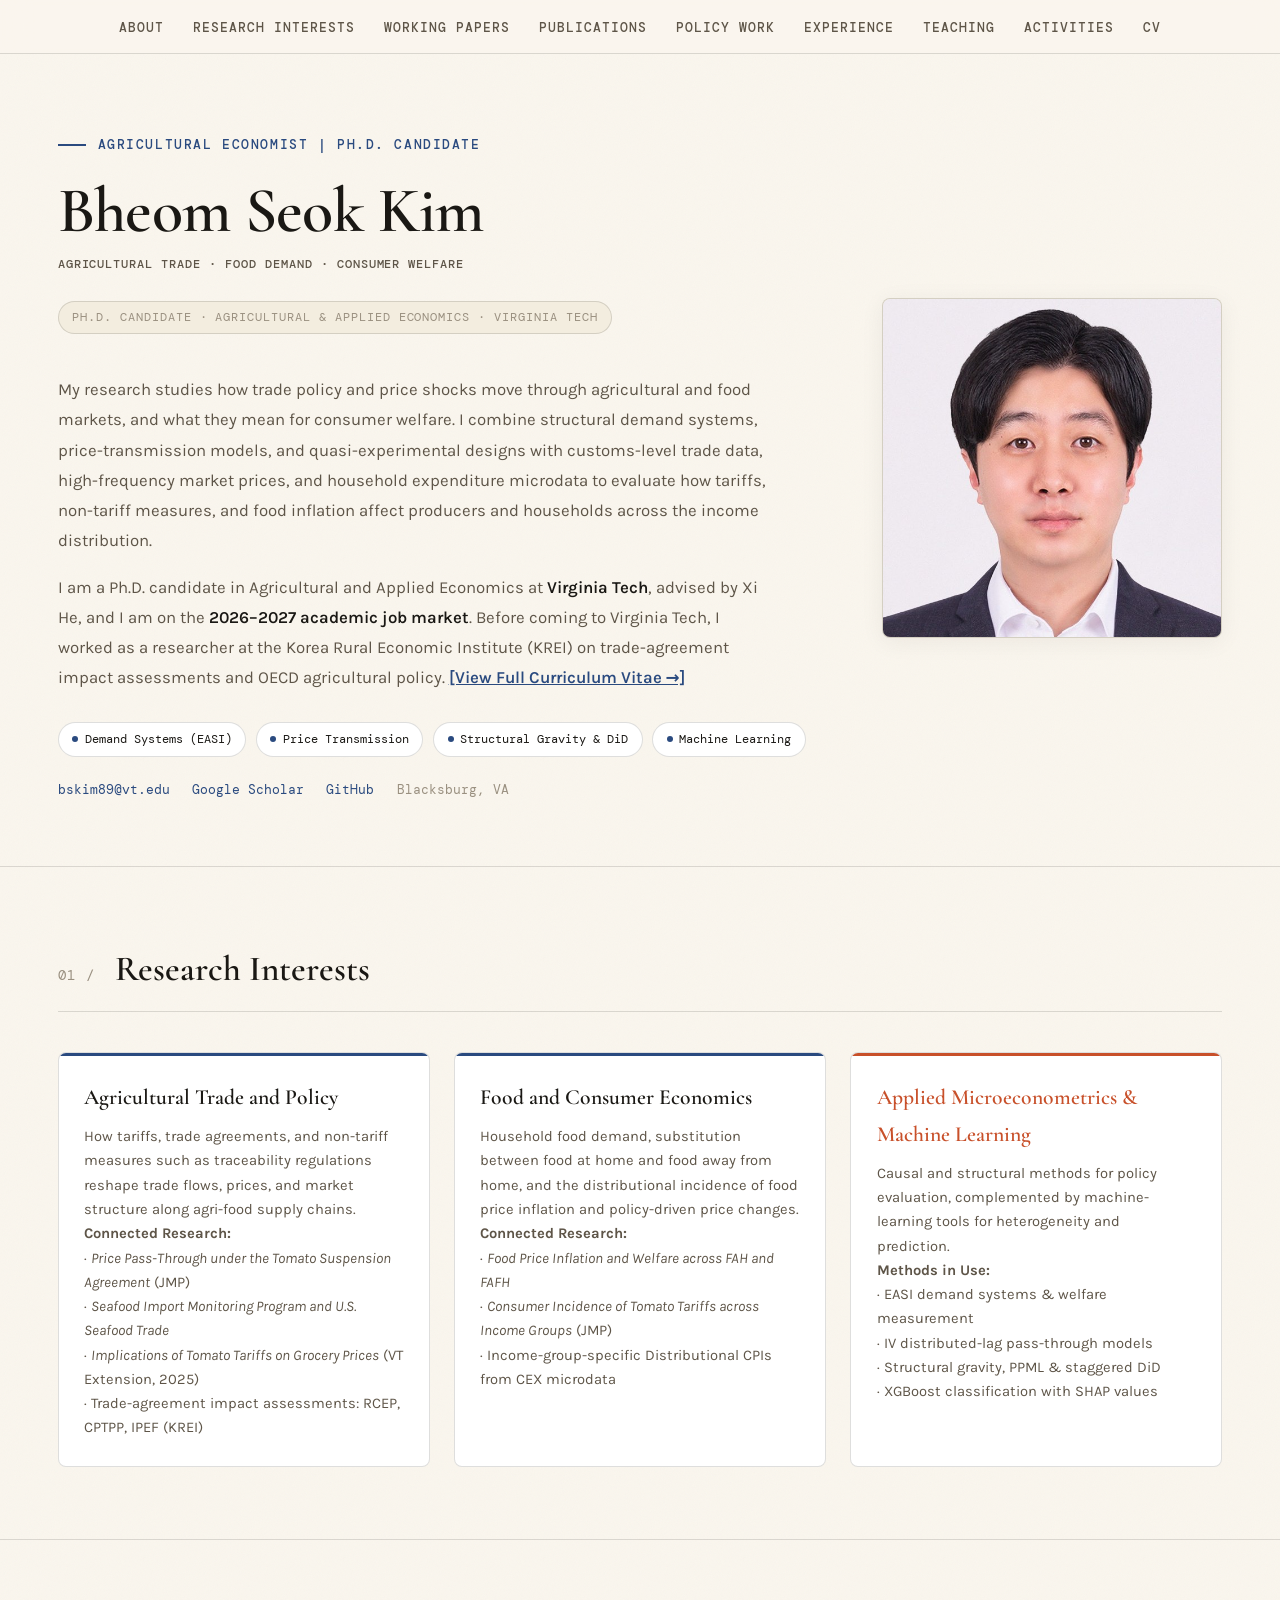
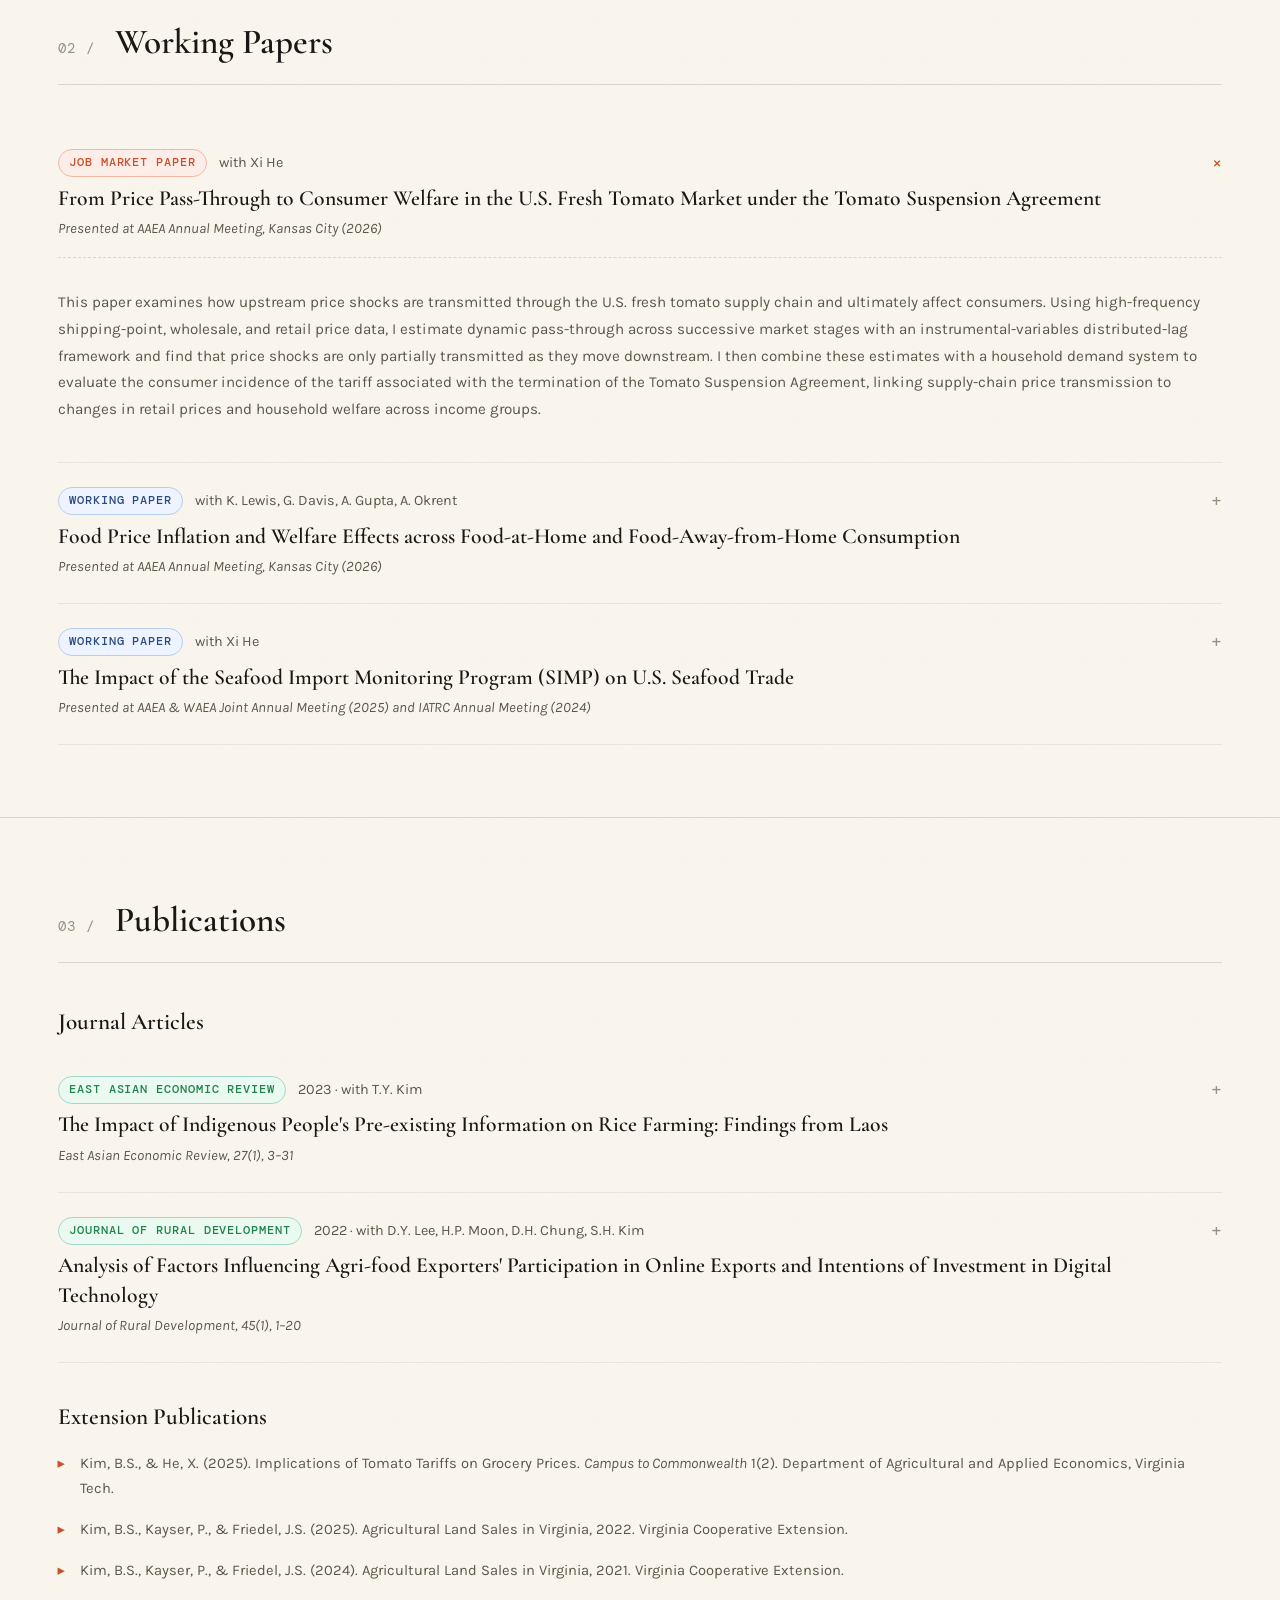
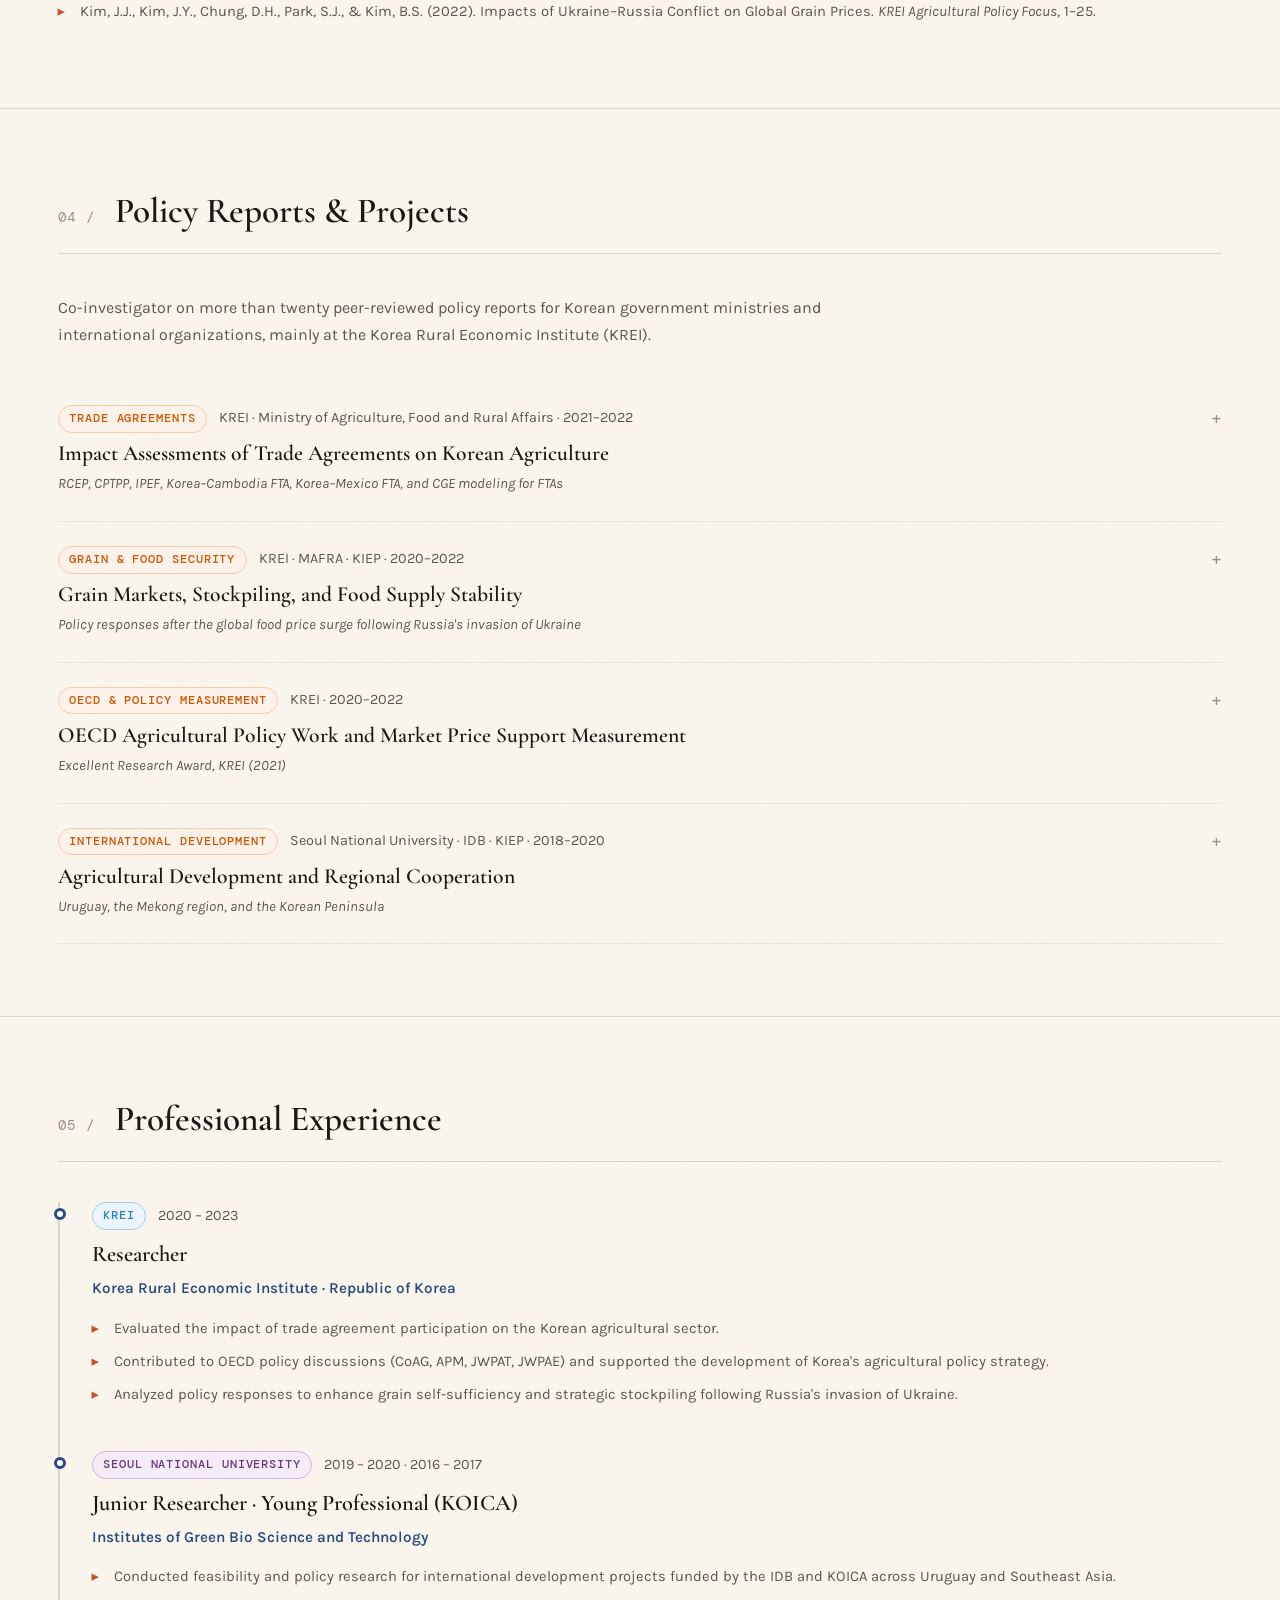
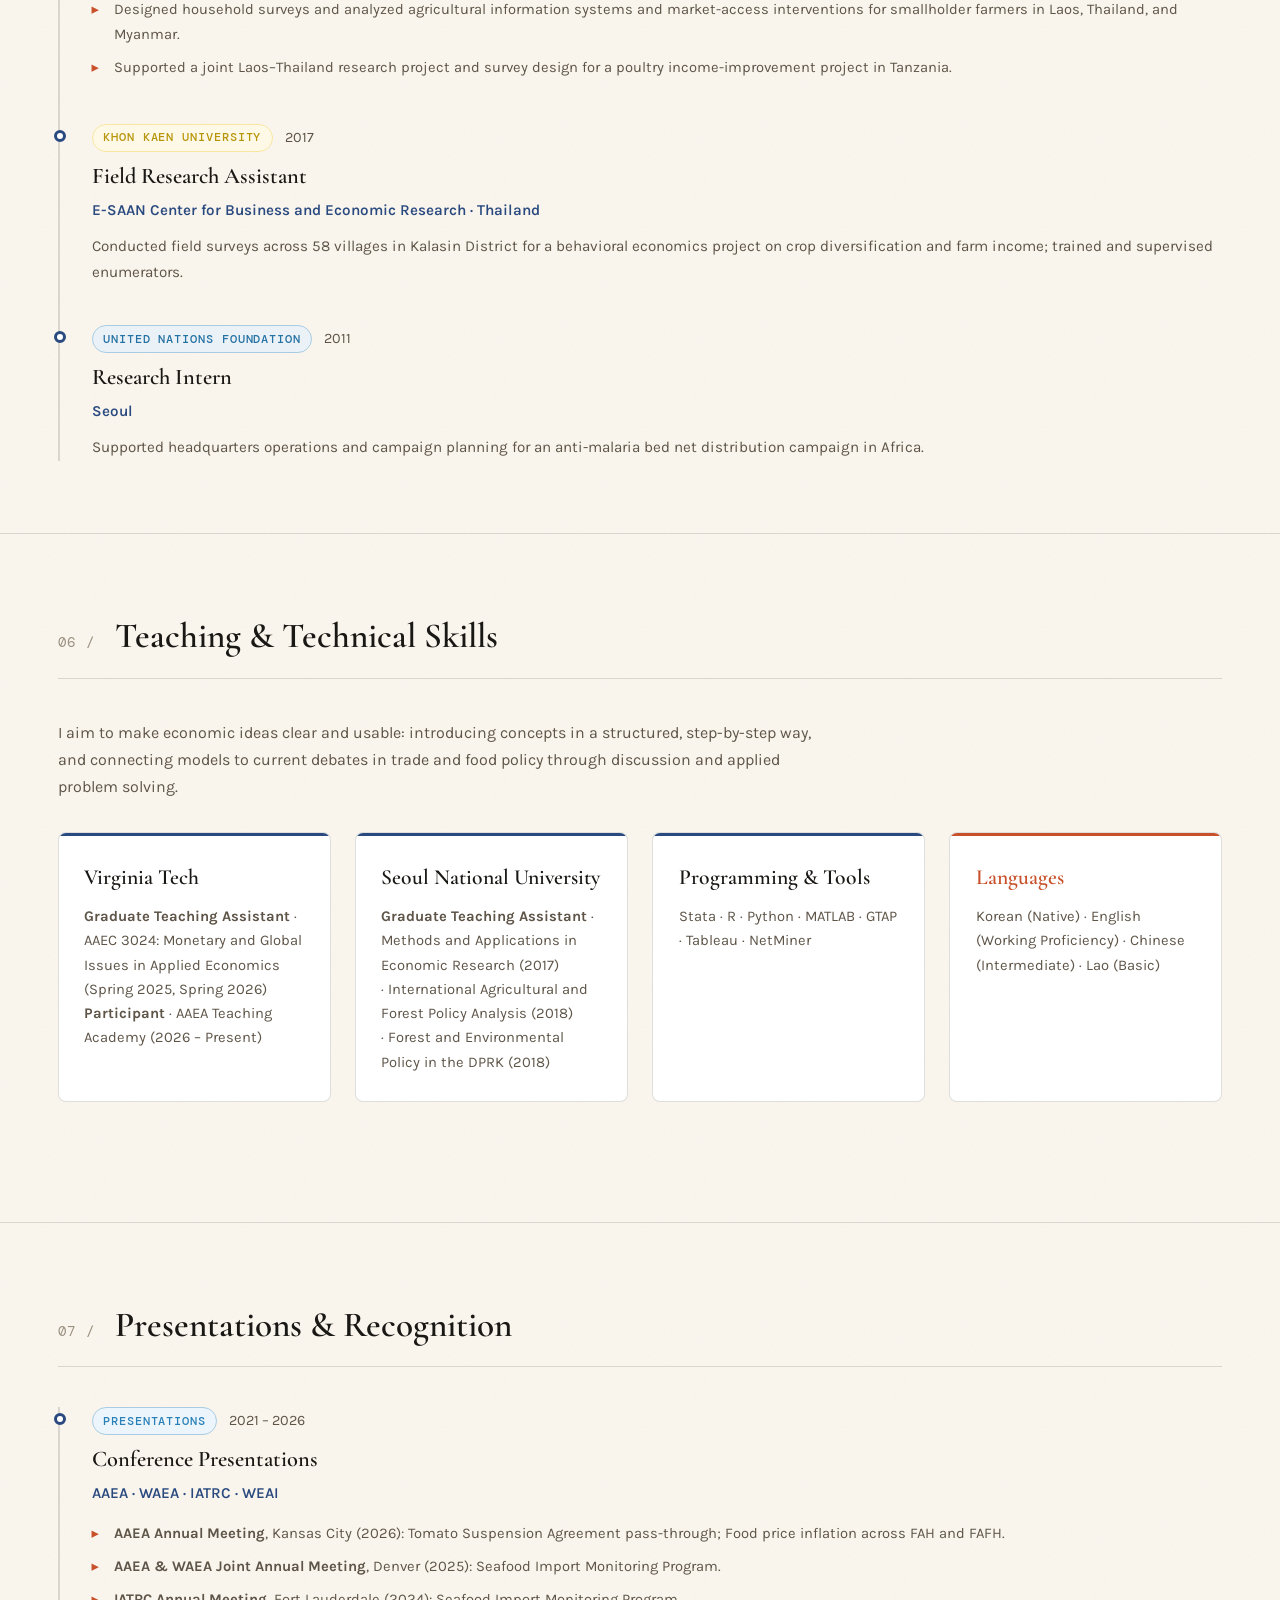
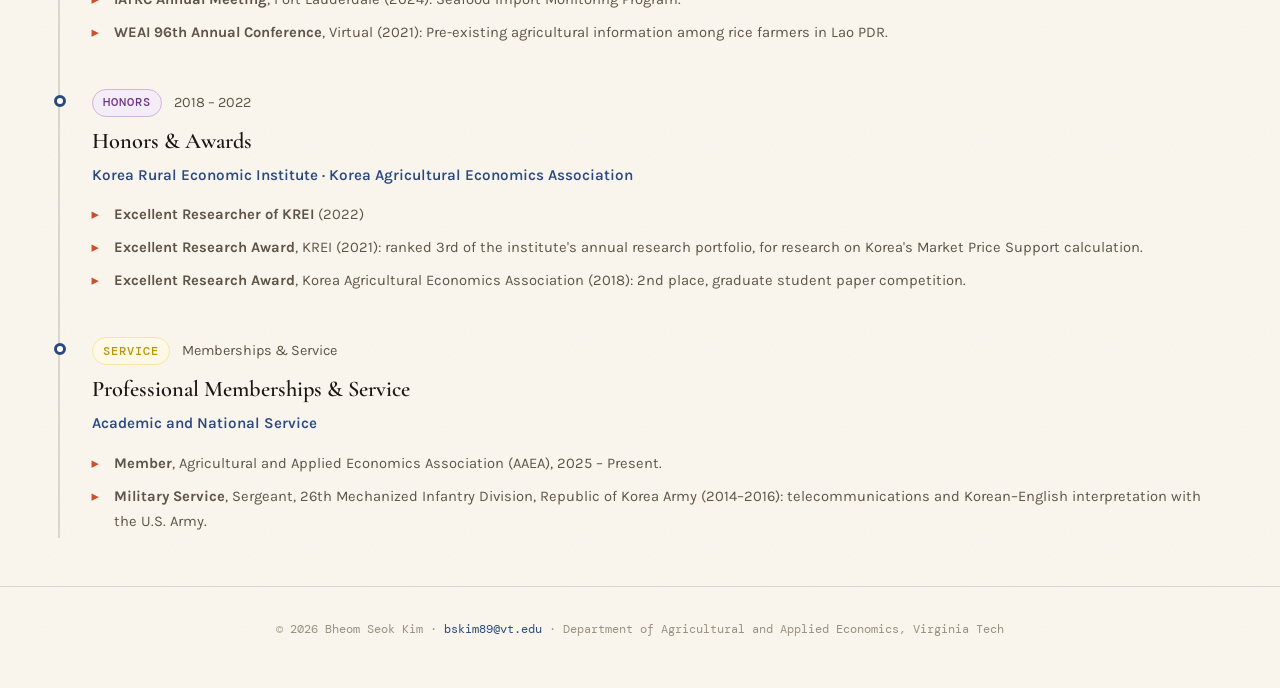
<file: index.html>
<!doctype html>
<html lang="en">
<head>
<meta charset="utf-8">
<meta name="viewport" content="width=device-width, initial-scale=1">
<title>Bheom Seok Kim</title>
<meta name="description" content="Bheom Seok Kim — Ph.D. Candidate in Agricultural and Applied Economics at Virginia Tech. Agricultural trade, food demand, and consumer welfare.">
<link rel="preconnect" href="https://fonts.googleapis.com">
<link rel="preconnect" href="https://fonts.gstatic.com" crossorigin>
<link href="https://fonts.googleapis.com/css2?family=Cormorant+Garamond:ital,wght@0,500;0,600;0,700;1,500;1,600&family=DM+Mono:wght@400;500&family=Karla:wght@400;500;600;700&display=swap" rel="stylesheet">
<style>
  /* ── DESIGN TOKENS ── */
  :root {
    --ed-bg: #faf6ee;
    --ed-bg2: #f3eddf;
    --ed-ink: #1a1814;
    --ed-ink2: #5e5548;
    --ed-ink3: #9a9080;
    --ed-accent: #2a4a7f;
    --ed-accent-light: #e8f0fe;
    --ed-accent2: #c8502a;
    --ed-accent2-light: #fdede8;
    --ed-border: rgba(26, 24, 20, 0.14);
    --ed-border-light: rgba(26, 24, 20, 0.07);
    --ed-serif: 'Cormorant Garamond', Georgia, serif;
    --ed-sans: 'Karla', system-ui, -apple-system, sans-serif;
    --ed-mono: 'DM Mono', monospace;
    --ed-radius: 8px;
    --ed-shadow: 0 4px 24px rgba(26, 24, 20, 0.06);
    --ed-ease: cubic-bezier(0.22, 1, 0.36, 1);
  }

  /* ── WRAPPER & RESET ── */
  .editorial-wrapper {
    background-color: var(--ed-bg);
    color: var(--ed-ink);
    font-family: var(--ed-sans);
    line-height: 1.7;
    margin: 0;
    padding: 0;
    width: 100%;
    position: relative;
    overflow-x: hidden;
  }

  .editorial-wrapper *,
  .editorial-wrapper *::before,
  .editorial-wrapper *::after {
    box-sizing: border-box;
  }

  /* Grain texture overlay */
  .editorial-wrapper::before {
    content: '';
    position: absolute;
    top: 0; left: 0; right: 0; bottom: 0;
    background-image: url("data:image/svg+xml,%3Csvg viewBox='0 0 256 256' xmlns='http://www.w3.org/2000/svg'%3E%3Cfilter id='n'%3E%3CfeTurbulence type='fractalNoise' baseFrequency='0.85' numOctaves='3' stitchTiles='stitch'/%3E%3C/filter%3E%3Crect width='100%25' height='100%25' filter='url(%23n)' opacity='0.035'/%3E%3C/svg%3E");
    background-size: 200px;
    pointer-events: none;
    z-index: 10;
  }

  .editorial-container {
    max-width: 100%;
    margin: 0 auto;
    padding: 0 4.5%;
    position: relative;
    z-index: 20;
  }

  /* ── STICKY TAB NAVIGATION ── */
  .ed-nav-bar {
    position: sticky;
    top: 0;
    z-index: 100;
    background: rgba(250, 246, 238, 0.9);
    backdrop-filter: blur(14px);
    -webkit-backdrop-filter: blur(14px);
    border-bottom: 1px solid var(--ed-border);
    padding: 0.8rem 0;
  }

  .ed-nav-list {
    display: flex;
    flex-wrap: wrap;
    align-items: center;
    justify-content: center;
    gap: 1.8rem;
    list-style: none;
    margin: 0;
    padding: 0;
  }

  .ed-nav-link {
    font-family: var(--ed-mono);
    font-size: 0.8rem;
    font-weight: 500;
    color: var(--ed-ink2);
    text-decoration: none;
    letter-spacing: 0.08em;
    text-transform: uppercase;
    transition: color 0.2s ease, transform 0.2s ease;
    padding: 0.2rem 0;
    position: relative;
  }

  .ed-nav-link::after {
    content: '';
    position: absolute;
    bottom: -2px; left: 0; right: 100%;
    height: 2px;
    background: var(--ed-accent);
    transition: right 0.25s var(--ed-ease);
  }

  .ed-nav-link:hover {
    color: var(--ed-ink);
  }

  .ed-nav-link:hover::after {
    right: 0;
  }

  /* ── HERO SECTION ── */
  .ed-hero {
    padding: 5rem 0 4rem;
    border-bottom: 1px solid var(--ed-border);
  }

  .ed-hero-grid {
    display: grid;
    grid-template-columns: 1fr 340px;
    gap: 4rem;
    align-items: center;
  }

  .ed-tagline {
    font-family: var(--ed-mono);
    font-size: 0.82rem;
    color: var(--ed-accent);
    letter-spacing: 0.12em;
    text-transform: uppercase;
    margin-bottom: 1.25rem;
    display: flex;
    align-items: center;
    gap: 0.75rem;
    font-weight: 500;
  }

  .ed-tagline::before {
    content: '';
    width: 28px; height: 1.5px;
    background: var(--ed-accent);
    flex-shrink: 0;
  }

  .ed-hero-title {
    font-family: var(--ed-serif);
    font-size: clamp(2.8rem, 5vw, 4rem);
    font-weight: 600;
    line-height: 1.1;
    color: var(--ed-ink);
    margin: 0 0 1rem;
    letter-spacing: -0.01em;
  }

  .ed-hero-title em {
    font-style: italic;
    color: var(--ed-accent2);
    font-weight: 500;
  }

  .ed-hero-subtitle {
    font-family: var(--ed-mono);
    font-size: clamp(0.68rem, 0.95vw, 0.78rem);
    font-weight: 500;
    color: var(--ed-ink2);
    letter-spacing: 0.08em;
    margin: -0.5rem 0 1.6rem;
  }

  .ed-affiliation {
    display: inline-block;
    font-family: var(--ed-mono);
    font-size: 0.75rem;
    color: var(--ed-ink3);
    background: var(--ed-bg2);
    border: 1px solid var(--ed-border);
    padding: 0.35rem 0.85rem;
    border-radius: 999px;
    letter-spacing: 0.08em;
    margin-bottom: 1.5rem;
  }

  .ed-hero-bio {
    font-size: 1.05rem;
    color: var(--ed-ink2);
    line-height: 1.8;
    margin-bottom: 1.8rem;
    max-width: 720px;
  }

  .ed-hero-bio strong {
    color: var(--ed-ink);
    font-weight: 600;
  }

  .ed-chips {
    display: flex;
    flex-wrap: wrap;
    gap: 0.6rem;
  }

  .ed-chip {
    display: inline-flex;
    align-items: center;
    gap: 0.4rem;
    font-family: var(--ed-mono);
    font-size: 0.78rem;
    color: var(--ed-ink);
    background: #fff;
    border: 1px solid var(--ed-border);
    padding: 0.35rem 0.85rem;
    border-radius: 999px;
    transition: var(--ed-ease) 0.25s;
  }

  .ed-chip:hover {
    border-color: var(--ed-accent);
    background: var(--ed-accent-light);
    transform: translateY(-2px);
  }

  .ed-chip .dot {
    width: 6px; height: 6px;
    border-radius: 50%;
    background: var(--ed-accent);
  }

  .ed-photo-frame {
    width: 100%;
    border-radius: var(--ed-radius);
    overflow: hidden;
    border: 1px solid var(--ed-border);
    background: var(--ed-bg2);
    box-shadow: var(--ed-shadow);
    position: relative;
  }

  .ed-photo-frame img {
    width: 100%; height: auto;
    display: block;
  }

  /* ── SECTION HEADER ── */
  .ed-section {
    padding: 4.5rem 0;
    border-bottom: 1px solid var(--ed-border);
  }

  .ed-section-head {
    display: flex;
    align-items: baseline;
    gap: 1.25rem;
    margin-bottom: 2.5rem;
    border-bottom: 1px solid var(--ed-border);
    padding-bottom: 0.75rem;
  }

  .ed-section-num {
    font-family: var(--ed-mono);
    font-size: 0.85rem;
    color: var(--ed-ink3);
    letter-spacing: 0.1em;
  }

  .ed-section-title {
    font-family: var(--ed-serif);
    font-size: 2.2rem;
    font-weight: 600;
    color: var(--ed-ink);
    margin: 0;
  }

  /* ── RESEARCH CARDS (GRID) ── */
  .ed-grid-4 {
    display: grid;
    grid-template-columns: repeat(auto-fit, minmax(250px, 1fr));
    gap: 1.5rem;
  }

  .ed-card {
    background: #fff;
    border: 1px solid var(--ed-border);
    border-radius: var(--ed-radius);
    padding: 1.6rem;
    position: relative;
    overflow: hidden;
    transition: transform 0.3s var(--ed-ease), box-shadow 0.3s var(--ed-ease);
  }

  .ed-card::before {
    content: '';
    position: absolute;
    top: 0; left: 0; right: 0;
    height: 3px;
    background: var(--ed-accent);
  }

  .ed-card:hover {
    transform: translateY(-4px);
    box-shadow: var(--ed-shadow);
  }

  .ed-card h3 {
    font-family: var(--ed-serif);
    font-size: 1.35rem;
    font-weight: 600;
    color: var(--ed-ink);
    margin: 0 0 0.6rem;
    display: flex;
    align-items: center;
    gap: 0.5rem;
  }

  .ed-card p {
    font-size: 0.92rem;
    color: var(--ed-ink2);
    margin: 0;
    line-height: 1.65;
  }

  .ed-card.card-health::before { background: var(--ed-accent2); }
  .ed-card.card-health h3 { color: var(--ed-accent2); }

  /* ── COLLAPSIBLE ROWS (PAPERS & POLICY) ── */
  .ed-row-list {
    display: flex;
    flex-direction: column;
  }

  .ed-row {
    padding: 1.5rem 0;
    border-bottom: 1px solid var(--ed-border-light);
    cursor: pointer;
    transition: background 0.2s ease, padding 0.2s ease;
  }

  .ed-row:hover {
    background: var(--ed-bg2);
    padding-left: 1.2rem;
    padding-right: 1.2rem;
    border-radius: var(--ed-radius);
    margin: 0 -1.2rem;
  }

  .ed-row-header {
    display: flex;
    align-items: flex-start;
    justify-content: space-between;
    gap: 1.5rem;
  }

  .ed-row-main {
    flex: 1;
  }

  .ed-row-meta {
    display: flex;
    align-items: center;
    gap: 0.75rem;
    margin-bottom: 0.4rem;
  }

  .ed-badge {
    font-family: var(--ed-mono);
    font-size: 0.72rem;
    font-weight: 500;
    letter-spacing: 0.08em;
    padding: 0.2rem 0.65rem;
    border-radius: 999px;
    text-transform: uppercase;
  }

  .badge-wp { background: #eef4ff; color: #2a4a7f; border: 1px solid #b8cef0; }
  .badge-pub { background: #eafaf1; color: #1e8449; border: 1px solid #a2d9ce; }
  .badge-policy { background: #fdf2e9; color: #d35400; border: 1px solid #f5cba7; }
  .badge-jhu { background: #f4ecf7; color: #6c3483; border: 1px solid #d2b4de; }
  .badge-fao { background: #ebf5fb; color: #2980b9; border: 1px solid #a9cce3; }

  .ed-row-title {
    font-family: var(--ed-serif);
    font-size: 1.35rem;
    font-weight: 600;
    color: var(--ed-ink);
    margin: 0 0 0.25rem;
    line-height: 1.35;
  }

  .ed-row-sub {
    font-size: 0.9rem;
    color: var(--ed-ink2);
    margin: 0;
  }

  .ed-row-toggle {
    font-family: var(--ed-mono);
    font-size: 1.1rem;
    color: var(--ed-ink3);
    flex-shrink: 0;
    transition: transform 0.3s ease, color 0.2s ease;
  }

  .ed-row:hover .ed-row-toggle {
    color: var(--ed-accent);
  }

  .ed-row.open .ed-row-toggle {
    transform: rotate(45deg);
    color: var(--ed-accent2);
  }

  .ed-row-content {
    max-height: 0;
    overflow: hidden;
    opacity: 0;
    transition: max-height 0.45s var(--ed-ease), opacity 0.35s ease, margin 0.35s ease;
  }

  .ed-row.open .ed-row-content {
    max-height: 1000px;
    opacity: 1;
    margin-top: 1rem;
    padding-top: 1rem;
    border-top: 1px dashed var(--ed-border);
  }

  .ed-abstract {
    font-size: 0.95rem;
    color: var(--ed-ink2);
    line-height: 1.75;
    margin-bottom: 1rem;
  }

  .ed-links {
    display: flex;
    gap: 1rem;
    flex-wrap: wrap;
  }

  .ed-btn {
    display: inline-flex;
    align-items: center;
    gap: 0.4rem;
    font-family: var(--ed-mono);
    font-size: 0.78rem;
    font-weight: 500;
    color: var(--ed-accent);
    background: #fff;
    border: 1px solid var(--ed-accent);
    padding: 0.4rem 1rem;
    border-radius: var(--ed-radius);
    text-decoration: none;
    transition: all 0.2s var(--ed-ease);
  }

  .ed-btn:hover {
    background: var(--ed-accent);
    color: #fff;
  }

  /* ── TIMELINE (EXPERIENCE) ── */
  .ed-timeline {
    position: relative;
    padding-left: 2rem;
    border-left: 2px solid var(--ed-border);
  }

  .ed-timeline-item {
    position: relative;
    margin-bottom: 2.5rem;
  }

  .ed-timeline-item:last-child {
    margin-bottom: 0;
  }

  .ed-timeline-item::before {
    content: '';
    position: absolute;
    top: 6px; left: -2.35rem;
    width: 12px; height: 12px;
    border-radius: 50%;
    background: #fff;
    border: 3px solid var(--ed-accent);
  }

  .ed-timeline-role {
    font-family: var(--ed-serif);
    font-size: 1.4rem;
    font-weight: 600;
    color: var(--ed-ink);
    margin: 0 0 0.2rem;
  }

  .ed-timeline-org {
    font-size: 0.95rem;
    font-weight: 600;
    color: var(--ed-accent);
    margin-bottom: 0.6rem;
  }

  .ed-timeline-desc {
    font-size: 0.95rem;
    color: var(--ed-ink2);
    line-height: 1.7;
    margin: 0;
  }

  .ed-task-list {
    list-style: none;
    padding: 0;
    margin: 0.6rem 0 0;
  }

  .ed-task-list li {
    font-size: 0.92rem;
    color: var(--ed-ink2);
    padding: 0.25rem 0 0.25rem 1.4rem;
    position: relative;
  }

  .ed-task-list li::before {
    content: '▸';
    position: absolute;
    left: 0;
    color: var(--ed-accent2);
    font-weight: bold;
  }

  /* ── GALLERY & FIELDWORK ── */
  .ed-gallery-grid {
    display: grid;
    grid-template-columns: repeat(auto-fit, minmax(320px, 1fr));
    gap: 1.8rem;
    margin-top: 2rem;
  }

  .ed-gallery-card {
    background: #fff;
    border: 1px solid var(--ed-border);
    border-radius: var(--ed-radius);
    overflow: hidden;
    transition: transform 0.3s var(--ed-ease), box-shadow 0.3s var(--ed-ease);
  }

  .ed-gallery-card:hover {
    transform: translateY(-5px);
    box-shadow: var(--ed-shadow);
  }

  .ed-gallery-img-wrap {
    width: 100%;
    height: 230px;
    overflow: hidden;
    background: var(--ed-bg2);
    border-bottom: 1px solid var(--ed-border);
    position: relative;
  }

  .ed-gallery-img-wrap img {
    width: 100%; height: 100%;
    object-fit: cover;
    transition: transform 0.5s ease;
  }

  .ed-gallery-card:hover .ed-gallery-img-wrap img {
    transform: scale(1.05);
  }

  .ed-gallery-caption {
    padding: 1.25rem 1.4rem;
  }

  .ed-gallery-caption h4 {
    font-family: var(--ed-serif);
    font-size: 1.15rem;
    font-weight: 600;
    color: var(--ed-ink);
    margin: 0 0 0.4rem;
  }

  .ed-gallery-caption p {
    font-size: 0.88rem;
    color: var(--ed-ink2);
    margin: 0;
    line-height: 1.6;
  }

  /* ── RESPONSIVE BREAKPOINTS ── */
  @media (max-width: 900px) {
    .ed-hero-grid {
      grid-template-columns: 1fr;
      gap: 2.5rem;
    }
    .ed-photo-frame {
      max-width: 280px;
      margin: 0 auto;
    }
  }

  @media (max-width: 600px) {
    .editorial-container { padding: 0 1.25rem; }
    .ed-nav-list { gap: 1rem; }
    .ed-section-head { flex-direction: column; gap: 0.3rem; }
  }
</style>
<style>
  /* ── additions for this site ── */
  .badge-jmp { background: var(--ed-accent2-light); color: var(--ed-accent2); border: 1px solid #f2b8a5; }
  .badge-vt  { background: #f6e9ee; color: #861F41; border: 1px solid #e2b7c6; }
  .ed-connected { margin-top:0.8rem; font-size:0.9rem; color:var(--ed-ink2); line-height:1.6; }
  .ed-subhead { font-family: var(--ed-serif); font-size: 1.45rem; font-weight: 600; margin: 2.2rem 0 0.6rem; color: var(--ed-ink); }
  .ed-intro { color: var(--ed-ink2); max-width: 780px; margin: 0 0 2rem; }
  .ed-plain-list li { margin-bottom: 0.5rem; }
  .ed-contact { display:flex; flex-wrap:wrap; gap:0.4rem 1.4rem; margin-top:1.4rem; font-family: var(--ed-mono); font-size:0.82rem; color: var(--ed-ink3); }
  .ed-contact a { color: var(--ed-accent); text-decoration: none; border-bottom: 1px solid transparent; }
  .ed-contact a:hover { border-bottom-color: var(--ed-accent); }
  .ed-grid-4 { grid-template-columns: repeat(auto-fit, minmax(240px, 1fr)); }
  .ed-footer { padding: 2rem 0 3rem; border-top: 1px solid var(--ed-border); font-family: var(--ed-mono); font-size: 0.78rem; color: var(--ed-ink3); text-align: center; }
  .ed-footer a { color: var(--ed-accent); text-decoration: none; }
  @media (max-width: 600px) {
    .ed-nav-list { flex-wrap: nowrap; justify-content: flex-start; overflow-x: auto; gap: 1.2rem; padding-bottom: 0.2rem; scrollbar-width: none; }
    .ed-nav-list::-webkit-scrollbar { display: none; }
    .ed-nav-link { white-space: nowrap; }
  }
  html { scroll-behavior: smooth; scroll-padding-top: 4rem; }
</style>
</head>
<body style="margin:0; background:#faf6ee;">
<div class="editorial-wrapper">

  <!-- ════════════════  NAVIGATION  ════════════════ -->
  <nav class="ed-nav-bar">
    <div class="editorial-container">
      <ul class="ed-nav-list">
        <li><a href="#about" class="ed-nav-link">About</a></li>
        <li><a href="#research" class="ed-nav-link">Research Interests</a></li>
        <li><a href="#papers" class="ed-nav-link">Working Papers</a></li>
        <li><a href="#publications" class="ed-nav-link">Publications</a></li>
        <li><a href="#policy" class="ed-nav-link">Policy Work</a></li>
        <li><a href="#experience" class="ed-nav-link">Experience</a></li>
        <li><a href="#teaching" class="ed-nav-link">Teaching</a></li>
        <li><a href="#activities" class="ed-nav-link">Activities</a></li>
        <li><a href="cv.pdf" target="_blank" class="ed-nav-link">CV</a></li>
      </ul>
    </div>
  </nav>

  <!-- ════════════════  HERO  ════════════════ -->
  <section id="about" class="ed-hero">
    <div class="editorial-container">
      <div class="ed-hero-grid">
        <div>
          <div class="ed-tagline">AGRICULTURAL ECONOMIST | PH.D. CANDIDATE</div>
          <h1 class="ed-hero-title">Bheom Seok Kim</h1>
          <div class="ed-hero-subtitle">AGRICULTURAL TRADE · FOOD DEMAND · CONSUMER WELFARE</div>
          <div class="ed-affiliation">PH.D. CANDIDATE · AGRICULTURAL &amp; APPLIED ECONOMICS · VIRGINIA TECH</div>
          <p class="ed-hero-bio">
            My research studies how trade policy and price shocks move through agricultural and food markets, and what they mean for consumer welfare. I combine structural demand systems, price-transmission models, and quasi-experimental designs with customs-level trade data, high-frequency market prices, and household expenditure microdata to evaluate how tariffs, non-tariff measures, and food inflation affect producers and households across the income distribution.
          </p>
          <p class="ed-hero-bio" style="margin-top:-0.8rem;">
            I am a Ph.D. candidate in Agricultural and Applied Economics at <strong>Virginia Tech</strong>, advised by Xi He, and I am on the <strong>2026–2027 academic job market</strong>. Before coming to Virginia Tech, I worked as a researcher at the Korea Rural Economic Institute (KREI) on trade-agreement impact assessments and OECD agricultural policy.
            <a href="cv.pdf" target="_blank" style="color:var(--ed-accent); text-decoration:underline; font-weight:600;">[View Full Curriculum Vitae &rarr;]</a>
          </p>
          <div class="ed-chips">
            <span class="ed-chip"><span class="dot"></span>Demand Systems (EASI)</span>
            <span class="ed-chip"><span class="dot"></span>Price Transmission</span>
            <span class="ed-chip"><span class="dot"></span>Structural Gravity &amp; DiD</span>
            <span class="ed-chip"><span class="dot"></span>Machine Learning</span>
          </div>
          <div class="ed-contact">
            <a href="mailto:bskim89@vt.edu">bskim89@vt.edu</a>
            <a href="https://scholar.google.com/citations?user=p0X0ahQAAAAJ" target="_blank">Google Scholar</a>
            <a href="https://github.com/bskim89" target="_blank">GitHub</a>
            <span>Blacksburg, VA</span>
          </div>
        </div>
        <div>
          <div class="ed-photo-frame">
            <img src="profile.jpg" alt="Bheom Seok Kim">
          </div>
        </div>
      </div>
    </div>
  </section>

  <!-- ════════════════  01 / RESEARCH INTERESTS  ════════════════ -->
  <section id="research" class="ed-section">
    <div class="editorial-container">
      <div class="ed-section-head">
        <span class="ed-section-num">01 /</span>
        <h2 class="ed-section-title">Research Interests</h2>
      </div>

      <div class="ed-grid-4">
        <div class="ed-card">
          <h3>Agricultural Trade and Policy</h3>
          <p>How tariffs, trade agreements, and non-tariff measures such as traceability regulations reshape trade flows, prices, and market structure along agri-food supply chains.</p>
          <p class="ed-connected">
            <strong>Connected Research:</strong><br>
            · <em>Price Pass-Through under the Tomato Suspension Agreement</em> (JMP)<br>
            · <em>Seafood Import Monitoring Program and U.S. Seafood Trade</em><br>
            · <em>Implications of Tomato Tariffs on Grocery Prices</em> (VT Extension, 2025)<br>
            · Trade-agreement impact assessments: RCEP, CPTPP, IPEF (KREI)
          </p>
        </div>
        <div class="ed-card">
          <h3>Food and Consumer Economics</h3>
          <p>Household food demand, substitution between food at home and food away from home, and the distributional incidence of food price inflation and policy-driven price changes.</p>
          <p class="ed-connected">
            <strong>Connected Research:</strong><br>
            · <em>Food Price Inflation and Welfare across FAH and FAFH</em><br>
            · <em>Consumer Incidence of Tomato Tariffs across Income Groups</em> (JMP)<br>
            · Income-group-specific Distributional CPIs from CEX microdata
          </p>
        </div>
        <div class="ed-card card-health">
          <h3>Applied Microeconometrics &amp; Machine Learning</h3>
          <p>Causal and structural methods for policy evaluation, complemented by machine-learning tools for heterogeneity and prediction.</p>
          <p class="ed-connected">
            <strong>Methods in Use:</strong><br>
            · EASI demand systems &amp; welfare measurement<br>
            · IV distributed-lag pass-through models<br>
            · Structural gravity, PPML &amp; staggered DiD<br>
            · XGBoost classification with SHAP values
          </p>
        </div>
      </div>
    </div>
  </section>

  <!-- ════════════════  02 / WORKING PAPERS  ════════════════ -->
  <section id="papers" class="ed-section">
    <div class="editorial-container">
      <div class="ed-section-head">
        <span class="ed-section-num">02 /</span>
        <h2 class="ed-section-title">Working Papers</h2>
      </div>

      <div class="ed-row-list">
        <div class="ed-row open" onclick="this.classList.toggle('open')">
          <div class="ed-row-header">
            <div class="ed-row-main">
              <div class="ed-row-meta">
                <span class="ed-badge badge-jmp">Job Market Paper</span>
                <span class="ed-row-sub">with Xi He</span>
              </div>
              <h3 class="ed-row-title">From Price Pass-Through to Consumer Welfare in the U.S. Fresh Tomato Market under the Tomato Suspension Agreement</h3>
              <p class="ed-row-sub"><em>Presented at AAEA Annual Meeting, Kansas City (2026)</em></p>
            </div>
            <span class="ed-row-toggle">+</span>
          </div>
          <div class="ed-row-content">
            <p class="ed-abstract">
              This paper examines how upstream price shocks are transmitted through the U.S. fresh tomato supply chain and ultimately affect consumers. Using high-frequency shipping-point, wholesale, and retail price data, I estimate dynamic pass-through across successive market stages with an instrumental-variables distributed-lag framework and find that price shocks are only partially transmitted as they move downstream. I then combine these estimates with a household demand system to evaluate the consumer incidence of the tariff associated with the termination of the Tomato Suspension Agreement, linking supply-chain price transmission to changes in retail prices and household welfare across income groups.
            </p>
            <!-- 논문 PDF가 생기면 아래 주석을 풀고 파일명을 맞추세요
            <div class="ed-links" onclick="event.stopPropagation()">
              <a href="jmp_kim.pdf" target="_blank" class="ed-btn">Download Draft PDF</a>
            </div> -->
          </div>
        </div>

        <div class="ed-row" onclick="this.classList.toggle('open')">
          <div class="ed-row-header">
            <div class="ed-row-main">
              <div class="ed-row-meta">
                <span class="ed-badge badge-wp">Working Paper</span>
                <span class="ed-row-sub">with K. Lewis, G. Davis, A. Gupta, A. Okrent</span>
              </div>
              <h3 class="ed-row-title">Food Price Inflation and Welfare Effects across Food-at-Home and Food-Away-from-Home Consumption</h3>
              <p class="ed-row-sub"><em>Presented at AAEA Annual Meeting, Kansas City (2026)</em></p>
            </div>
            <span class="ed-row-toggle">+</span>
          </div>
          <div class="ed-row-content">
            <p class="ed-abstract">
              This paper examines how food price inflation affects household consumption and welfare across Food-at-Home (FAH) and Food-Away-from-Home (FAFH) consumption. Using Consumer Expenditure Survey data, I construct income-group-specific Distributional Consumer Price Indices (D-CPI) and incorporate them into an Exact Affine Stone Index demand system to account for heterogeneity in both expenditure patterns and inflation exposure. The analysis evaluates how conventional aggregate price indices may mask distributional differences in the incidence of food inflation, with particular attention to changes in consumption responses and welfare across income groups during major inflationary episodes.
            </p>
          </div>
        </div>

        <div class="ed-row" onclick="this.classList.toggle('open')">
          <div class="ed-row-header">
            <div class="ed-row-main">
              <div class="ed-row-meta">
                <span class="ed-badge badge-wp">Working Paper</span>
                <span class="ed-row-sub">with Xi He</span>
              </div>
              <h3 class="ed-row-title">The Impact of the Seafood Import Monitoring Program (SIMP) on U.S. Seafood Trade</h3>
              <p class="ed-row-sub"><em>Presented at AAEA &amp; WAEA Joint Annual Meeting (2025) and IATRC Annual Meeting (2024)</em></p>
            </div>
            <span class="ed-row-toggle">+</span>
          </div>
          <div class="ed-row-content">
            <p class="ed-abstract">
              This paper examines how the Seafood Import Monitoring Program (SIMP), a U.S. traceability regulation targeting illegal, unreported, and unregulated (IUU) fishing, affected U.S. seafood imports from 2015 to 2024. Using a structural gravity framework with staggered difference-in-differences estimation via PPML, the analysis finds reductions in import value and quantity and increases in unit prices, with substantial heterogeneity across exporters and products associated with IUU risk and U.S. market power. As a complementary heterogeneity analysis, the paper applies an XGBoost classification model to identify exporter–product relationships most vulnerable to large post-SIMP trade contractions and uses SHAP values to assess the relative importance of pre-treatment characteristics in predicting these disruptions.
            </p>
          </div>
        </div>
      </div>
    </div>
  </section>

  <!-- ════════════════  03 / PUBLICATIONS  ════════════════ -->
  <section id="publications" class="ed-section">
    <div class="editorial-container">
      <div class="ed-section-head">
        <span class="ed-section-num">03 /</span>
        <h2 class="ed-section-title">Publications</h2>
      </div>

      <h3 class="ed-subhead">Journal Articles</h3>
      <div class="ed-row-list">
        <div class="ed-row" onclick="this.classList.toggle('open')">
          <div class="ed-row-header">
            <div class="ed-row-main">
              <div class="ed-row-meta">
                <span class="ed-badge badge-pub">East Asian Economic Review</span>
                <span class="ed-row-sub">2023 · with T.Y. Kim</span>
              </div>
              <h3 class="ed-row-title">The Impact of Indigenous People's Pre-existing Information on Rice Farming: Findings from Laos</h3>
              <p class="ed-row-sub"><em>East Asian Economic Review, 27(1), 3–31</em></p>
            </div>
            <span class="ed-row-toggle">+</span>
          </div>
          <div class="ed-row-content">
            <div class="ed-links" onclick="event.stopPropagation()">
              <a href="https://dx.doi.org/10.11644/KIEP.EAER.2023.27.1.416" target="_blank" class="ed-btn">View Journal Article</a>
            </div>
          </div>
        </div>

        <div class="ed-row" onclick="this.classList.toggle('open')">
          <div class="ed-row-header">
            <div class="ed-row-main">
              <div class="ed-row-meta">
                <span class="ed-badge badge-pub">Journal of Rural Development</span>
                <span class="ed-row-sub">2022 · with D.Y. Lee, H.P. Moon, D.H. Chung, S.H. Kim</span>
              </div>
              <h3 class="ed-row-title">Analysis of Factors Influencing Agri-food Exporters' Participation in Online Exports and Intentions of Investment in Digital Technology</h3>
              <p class="ed-row-sub"><em>Journal of Rural Development, 45(1), 1–20</em></p>
            </div>
            <span class="ed-row-toggle">+</span>
          </div>
          <div class="ed-row-content">
            <div class="ed-links" onclick="event.stopPropagation()">
              <a href="http://dx.doi.org/10.36464/jrd.2022.45.1.001" target="_blank" class="ed-btn">View Journal Article</a>
            </div>
          </div>
        </div>
      </div>

      <h3 class="ed-subhead">Extension Publications</h3>
      <ul class="ed-task-list ed-plain-list">
        <li>Kim, B.S., &amp; He, X. (2025). Implications of Tomato Tariffs on Grocery Prices. <em>Campus to Commonwealth</em> 1(2). Department of Agricultural and Applied Economics, Virginia Tech.</li>
        <li>Kim, B.S., Kayser, P., &amp; Friedel, J.S. (2025). Agricultural Land Sales in Virginia, 2022. Virginia Cooperative Extension.</li>
        <li>Kim, B.S., Kayser, P., &amp; Friedel, J.S. (2024). Agricultural Land Sales in Virginia, 2021. Virginia Cooperative Extension.</li>
        <li>Kim, J.J., Kim, J.Y., Chung, D.H., Park, S.J., &amp; Kim, B.S. (2022). Impacts of Ukraine–Russia Conflict on Global Grain Prices. <em>KREI Agricultural Policy Focus</em>, 1–25.</li>
      </ul>
    </div>
  </section>

  <!-- ════════════════  04 / POLICY WORK  ════════════════ -->
  <section id="policy" class="ed-section">
    <div class="editorial-container">
      <div class="ed-section-head">
        <span class="ed-section-num">04 /</span>
        <h2 class="ed-section-title">Policy Reports &amp; Projects</h2>
      </div>
      <p class="ed-intro">Co-investigator on more than twenty peer-reviewed policy reports for Korean government ministries and international organizations, mainly at the Korea Rural Economic Institute (KREI).</p>

      <div class="ed-row-list">
        <div class="ed-row" onclick="this.classList.toggle('open')">
          <div class="ed-row-header">
            <div class="ed-row-main">
              <div class="ed-row-meta">
                <span class="ed-badge badge-policy">Trade Agreements</span>
                <span class="ed-row-sub">KREI · Ministry of Agriculture, Food and Rural Affairs · 2021–2022</span>
              </div>
              <h3 class="ed-row-title">Impact Assessments of Trade Agreements on Korean Agriculture</h3>
              <p class="ed-row-sub"><em>RCEP, CPTPP, IPEF, Korea–Cambodia FTA, Korea–Mexico FTA, and CGE modeling for FTAs</em></p>
            </div>
            <span class="ed-row-toggle">+</span>
          </div>
          <div class="ed-row-content">
            <ul class="ed-task-list">
              <li>RCEP impact assessment (2021)</li>
              <li>Analysis of agri-food global competitiveness: IPEF and CPTPP (2021)</li>
              <li>Strategies for responding to the new trade order (CPTPP) in agriculture (2021)</li>
              <li>Korea–Cambodia FTA impact assessment (2021)</li>
              <li>FTA improvement negotiation impact assessment and response strategy (2021)</li>
              <li>Impact on the agricultural sector and negotiation strategies of the Korea–Mexico FTA (2022)</li>
              <li>Basic research for a Computable General Equilibrium model for FTAs in the agri-food sector (2022)</li>
              <li>Strategies for promoting Korean agri-food exports in the digital trade era (2021)</li>
            </ul>
          </div>
        </div>

        <div class="ed-row" onclick="this.classList.toggle('open')">
          <div class="ed-row-header">
            <div class="ed-row-main">
              <div class="ed-row-meta">
                <span class="ed-badge badge-policy">Grain &amp; Food Security</span>
                <span class="ed-row-sub">KREI · MAFRA · KIEP · 2020–2022</span>
              </div>
              <h3 class="ed-row-title">Grain Markets, Stockpiling, and Food Supply Stability</h3>
              <p class="ed-row-sub"><em>Policy responses after the global food price surge following Russia's invasion of Ukraine</em></p>
            </div>
            <span class="ed-row-toggle">+</span>
          </div>
          <div class="ed-row-content">
            <ul class="ed-task-list">
              <li>Stable supply plans by securing overseas grain distribution networks and expanding domestic stockpiling (2022)</li>
              <li>Analysis of the international grain market and operation of the grain market information system (2022)</li>
              <li>The grain dispute between the U.S. and China and policy implications (2022)</li>
              <li>Korean rice market distribution structure and consumption status (2022)</li>
              <li>Food Balance Sheet 2020 (2020)</li>
            </ul>
          </div>
        </div>

        <div class="ed-row" onclick="this.classList.toggle('open')">
          <div class="ed-row-header">
            <div class="ed-row-main">
              <div class="ed-row-meta">
                <span class="ed-badge badge-policy">OECD &amp; Policy Measurement</span>
                <span class="ed-row-sub">KREI · 2020–2022</span>
              </div>
              <h3 class="ed-row-title">OECD Agricultural Policy Work and Market Price Support Measurement</h3>
              <p class="ed-row-sub"><em>Excellent Research Award, KREI (2021)</em></p>
            </div>
            <span class="ed-row-toggle">+</span>
          </div>
          <div class="ed-row-content">
            <ul class="ed-task-list">
              <li>Analysis of OECD work in the agri-food sector and response to agendas (2020–2022); contributed to CoAG, APM, JWPAT, and JWPAE discussions</li>
              <li>Preliminary basic research to change the Market Price Support (MPS) calculation method of the Republic of Korea (2021)</li>
              <li>Five-year national plan for the promotion of the seafood industry; comprehensive plan for a seafood cluster (Ministry of Oceans and Fisheries, 2020)</li>
            </ul>
          </div>
        </div>

        <div class="ed-row" onclick="this.classList.toggle('open')">
          <div class="ed-row-header">
            <div class="ed-row-main">
              <div class="ed-row-meta">
                <span class="ed-badge badge-policy">International Development</span>
                <span class="ed-row-sub">Seoul National University · IDB · KIEP · 2018–2020</span>
              </div>
              <h3 class="ed-row-title">Agricultural Development and Regional Cooperation</h3>
              <p class="ed-row-sub"><em>Uruguay, the Mekong region, and the Korean Peninsula</em></p>
            </div>
            <span class="ed-row-toggle">+</span>
          </div>
          <div class="ed-row-content">
            <ul class="ed-task-list">
              <li>Promoting productive transformation and competitiveness of Uruguay's agri-food industry based on science, technology, and innovation (Inter-American Development Bank, 2020)</li>
              <li>Korea's cooperation strategy with Mekong countries through regional and intergovernmental organizations (KIEP, 2019)</li>
              <li>Implications for cooperative farm reform of a regime-changed state in North Korea (2019)</li>
              <li>Urban agriculture policy for the Democratic People's Republic of Korea (2018)</li>
            </ul>
          </div>
        </div>
      </div>
    </div>
  </section>

  <!-- ════════════════  05 / EXPERIENCE  ════════════════ -->
  <section id="experience" class="ed-section">
    <div class="editorial-container">
      <div class="ed-section-head">
        <span class="ed-section-num">05 /</span>
        <h2 class="ed-section-title">Professional Experience</h2>
      </div>

      <div class="ed-timeline">

        <div class="ed-timeline-item">
          <div class="ed-row-meta" style="margin-bottom:0.3rem;">
            <span class="ed-badge badge-fao">KREI</span>
            <span class="ed-row-sub">2020 – 2023</span>
          </div>
          <h3 class="ed-timeline-role">Researcher</h3>
          <div class="ed-timeline-org">Korea Rural Economic Institute · Republic of Korea</div>
          <ul class="ed-task-list">
            <li>Evaluated the impact of trade agreement participation on the Korean agricultural sector.</li>
            <li>Contributed to OECD policy discussions (CoAG, APM, JWPAT, JWPAE) and supported the development of Korea's agricultural policy strategy.</li>
            <li>Analyzed policy responses to enhance grain self-sufficiency and strategic stockpiling following Russia's invasion of Ukraine.</li>
          </ul>
        </div>

        <div class="ed-timeline-item">
          <div class="ed-row-meta" style="margin-bottom:0.3rem;">
            <span class="ed-badge badge-jhu">Seoul National University</span>
            <span class="ed-row-sub">2019 – 2020 · 2016 – 2017</span>
          </div>
          <h3 class="ed-timeline-role">Junior Researcher · Young Professional (KOICA)</h3>
          <div class="ed-timeline-org">Institutes of Green Bio Science and Technology</div>
          <ul class="ed-task-list">
            <li>Conducted feasibility and policy research for international development projects funded by the IDB and KOICA across Uruguay and Southeast Asia.</li>
            <li>Designed household surveys and analyzed agricultural information systems and market-access interventions for smallholder farmers in Laos, Thailand, and Myanmar.</li>
            <li>Supported a joint Laos–Thailand research project and survey design for a poultry income-improvement project in Tanzania.</li>
          </ul>
        </div>

        <div class="ed-timeline-item">
          <div class="ed-row-meta" style="margin-bottom:0.3rem;">
            <span class="ed-badge badge-wp" style="background:#fef9e7; color:#b7950b; border-color:#f9e79f;">Khon Kaen University</span>
            <span class="ed-row-sub">2017</span>
          </div>
          <h3 class="ed-timeline-role">Field Research Assistant</h3>
          <div class="ed-timeline-org">E-SAAN Center for Business and Economic Research · Thailand</div>
          <p class="ed-timeline-desc">Conducted field surveys across 58 villages in Kalasin District for a behavioral economics project on crop diversification and farm income; trained and supervised enumerators.</p>
        </div>

        <div class="ed-timeline-item">
          <div class="ed-row-meta" style="margin-bottom:0.3rem;">
            <span class="ed-badge badge-wp" style="background:#eaf2f8; color:#2471a3; border-color:#a9cce3;">United Nations Foundation</span>
            <span class="ed-row-sub">2011</span>
          </div>
          <h3 class="ed-timeline-role">Research Intern</h3>
          <div class="ed-timeline-org">Seoul</div>
          <p class="ed-timeline-desc">Supported headquarters operations and campaign planning for an anti-malaria bed net distribution campaign in Africa.</p>
        </div>
      </div>
    </div>
  </section>

  <!-- ════════════════  06 / TEACHING & METHODS  ════════════════ -->
  <section id="teaching" class="ed-section">
    <div class="editorial-container">
      <div class="ed-section-head">
        <span class="ed-section-num">06 /</span>
        <h2 class="ed-section-title">Teaching &amp; Technical Skills</h2>
      </div>

      <p class="ed-intro">I aim to make economic ideas clear and usable: introducing concepts in a structured, step-by-step way, and connecting models to current debates in trade and food policy through discussion and applied problem solving.</p>

      <div class="ed-grid-4" style="margin-bottom:3rem;">
        <div class="ed-card">
          <h3>Virginia Tech</h3>
          <p><strong>Graduate Teaching Assistant</strong> · AAEC 3024: Monetary and Global Issues in Applied Economics (Spring 2025, Spring 2026)<br>
          <strong>Participant</strong> · AAEA Teaching Academy (2026 – Present)</p>
        </div>
        <div class="ed-card">
          <h3>Seoul National University</h3>
          <p><strong>Graduate Teaching Assistant</strong> · Methods and Applications in Economic Research (2017)<br>
          · International Agricultural and Forest Policy Analysis (2018)<br>
          · Forest and Environmental Policy in the DPRK (2018)</p>
        </div>
        <div class="ed-card">
          <h3>Programming &amp; Tools</h3>
          <p>Stata · R · Python · MATLAB · GTAP · Tableau · NetMiner</p>
        </div>
        <div class="ed-card card-health">
          <h3>Languages</h3>
          <p>Korean (Native) · English (Working Proficiency) · Chinese (Intermediate) · Lao (Basic)</p>
        </div>
      </div>
    </div>
  </section>

  <!-- ════════════════  07 / ACTIVITIES & RECOGNITION  ════════════════ -->
  <section id="activities" class="ed-section" style="border-bottom:none; padding-bottom:3rem;">
    <div class="editorial-container">
      <div class="ed-section-head">
        <span class="ed-section-num">07 /</span>
        <h2 class="ed-section-title">Presentations &amp; Recognition</h2>
      </div>

      <div class="ed-timeline">
        <div class="ed-timeline-item">
          <div class="ed-row-meta" style="margin-bottom:0.3rem;">
            <span class="ed-badge badge-fao">Presentations</span>
            <span class="ed-row-sub">2021 – 2026</span>
          </div>
          <h3 class="ed-timeline-role">Conference Presentations</h3>
          <div class="ed-timeline-org">AAEA · WAEA · IATRC · WEAI</div>
          <ul class="ed-task-list">
            <li><strong>AAEA Annual Meeting</strong>, Kansas City (2026): Tomato Suspension Agreement pass-through; Food price inflation across FAH and FAFH.</li>
            <li><strong>AAEA &amp; WAEA Joint Annual Meeting</strong>, Denver (2025): Seafood Import Monitoring Program.</li>
            <li><strong>IATRC Annual Meeting</strong>, Fort Lauderdale (2024): Seafood Import Monitoring Program.</li>
            <li><strong>WEAI 96th Annual Conference</strong>, Virtual (2021): Pre-existing agricultural information among rice farmers in Lao PDR.</li>
          </ul>
        </div>

        <div class="ed-timeline-item">
          <div class="ed-row-meta" style="margin-bottom:0.3rem;">
            <span class="ed-badge badge-jhu">Honors</span>
            <span class="ed-row-sub">2018 – 2022</span>
          </div>
          <h3 class="ed-timeline-role">Honors &amp; Awards</h3>
          <div class="ed-timeline-org">Korea Rural Economic Institute · Korea Agricultural Economics Association</div>
          <ul class="ed-task-list">
            <li><strong>Excellent Researcher of KREI</strong> (2022)</li>
            <li><strong>Excellent Research Award</strong>, KREI (2021): ranked 3rd of the institute's annual research portfolio, for research on Korea's Market Price Support calculation.</li>
            <li><strong>Excellent Research Award</strong>, Korea Agricultural Economics Association (2018): 2nd place, graduate student paper competition.</li>
          </ul>
        </div>

        <div class="ed-timeline-item">
          <div class="ed-row-meta" style="margin-bottom:0.3rem;">
            <span class="ed-badge badge-wp" style="background:#fef9e7; color:#b7950b; border-color:#f9e79f;">Service</span>
            <span class="ed-row-sub">Memberships &amp; Service</span>
          </div>
          <h3 class="ed-timeline-role">Professional Memberships &amp; Service</h3>
          <div class="ed-timeline-org">Academic and National Service</div>
          <ul class="ed-task-list">
            <li><strong>Member</strong>, Agricultural and Applied Economics Association (AAEA), 2025 – Present.</li>
            <li><strong>Military Service</strong>, Sergeant, 26th Mechanized Infantry Division, Republic of Korea Army (2014–2016): telecommunications and Korean–English interpretation with the U.S. Army.</li>
          </ul>
        </div>
      </div>
    </div>
  </section>

  <footer class="ed-footer">
    <div class="editorial-container">
      © 2026 Bheom Seok Kim · <a href="mailto:bskim89@vt.edu">bskim89@vt.edu</a> · Department of Agricultural and Applied Economics, Virginia Tech
    </div>
  </footer>
</div>

</body>
</html>
</file>
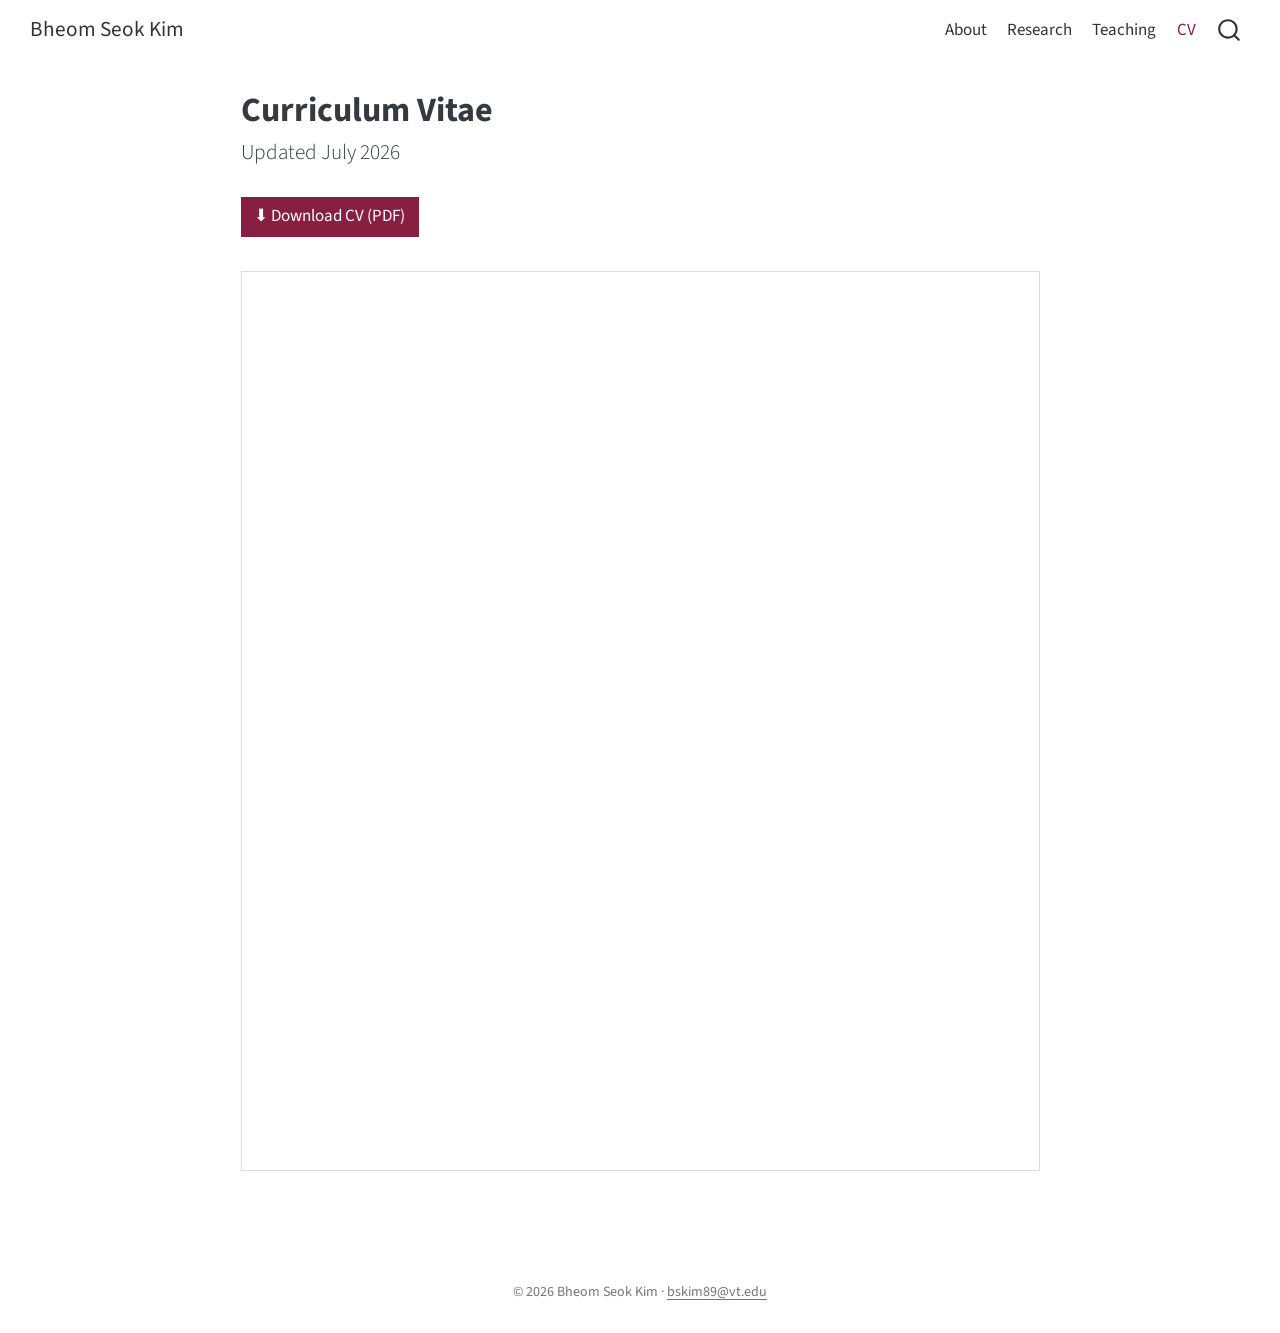
<file: docs/cv.html>
<!DOCTYPE html>
<html xmlns="http://www.w3.org/1999/xhtml" lang="en" xml:lang="en"><head>

<meta charset="utf-8">
<meta name="generator" content="quarto-1.10.19">

<meta name="viewport" content="width=device-width, initial-scale=1.0, user-scalable=yes">


<title>Curriculum Vitae – Bheom Seok Kim</title>
<style>
/* Default styles provided by pandoc.
** See https://pandoc.org/MANUAL.html#variables-for-html for config info.
*/
span.smallcaps{font-variant: small-caps;}
div.columns{display: flex; gap: 1.5em;}
div.column{flex: auto;}
@media screen {
div.columns{gap: min(4vw, 1.5em);}
div.column{overflow-x: auto;}
}
div.hanging-indent{margin-left: 1.5em; text-indent: -1.5em;}
ul.task-list{list-style: none;}
ul.task-list li input[type="checkbox"] {
  width: 0.8em;
  margin: 0 0.8em 0.2em -1em; /* quarto-specific, see https://github.com/quarto-dev/quarto-cli/issues/4556 */ 
  vertical-align: middle;
}
</style>


<script src="site_libs/quarto-nav/quarto-nav.js"></script>
<script src="site_libs/quarto-nav/headroom.min.js"></script>
<script src="site_libs/clipboard/clipboard.min.js"></script>
<script src="site_libs/quarto-search/autocomplete.umd.js"></script>
<script src="site_libs/quarto-search/fuse.min.js"></script>
<script src="site_libs/quarto-search/quarto-search.js"></script>
<meta name="quarto:offset" content="./">
<script src="site_libs/quarto-html/quarto.js" type="module"></script>
<script src="site_libs/quarto-html/tabsets/tabsets.js" type="module"></script>
<script src="site_libs/quarto-html/popper.min.js"></script>
<script src="site_libs/quarto-html/tippy.umd.min.js"></script>
<script src="site_libs/quarto-html/anchor.min.js"></script>
<link href="site_libs/quarto-html/tippy.css" rel="stylesheet">
<link href="site_libs/quarto-html/quarto-syntax-highlighting-bf27225e3a48a9273f3daa8f8e829971.css" rel="stylesheet" id="quarto-text-highlighting-styles">
<script src="site_libs/bootstrap/bootstrap.min.js"></script>
<link href="site_libs/bootstrap/bootstrap-icons.css" rel="stylesheet">
<link href="site_libs/bootstrap/bootstrap-4cffb79fec866bee3ec8b32496e6cf5a.min.css" rel="stylesheet" append-hash="true" id="quarto-bootstrap" data-mode="light">
<script id="quarto-search-options" type="application/json">{
  "location": "navbar",
  "copy-button": false,
  "collapse-after": 3,
  "panel-placement": "end",
  "type": "overlay",
  "limit": 50,
  "keyboard-shortcut": [
    "f",
    "/",
    "s"
  ],
  "show-item-context": false,
  "language": {
    "search-no-results-text": "No results",
    "search-matching-documents-text": "matching documents",
    "search-copy-link-title": "Copy link to search",
    "search-hide-matches-text": "Hide additional matches",
    "search-more-match-text": "more match in this document",
    "search-more-matches-text": "more matches in this document",
    "search-clear-button-title": "Clear",
    "search-text-placeholder": "",
    "search-detached-cancel-button-title": "Cancel",
    "search-submit-button-title": "Submit",
    "search-label": "Search"
  }
}</script>


</head>

<body class="nav-fixed fullcontent quarto-light">

<div id="quarto-search-results"></div>
  <header id="quarto-header" class="headroom fixed-top">
    <nav class="navbar navbar-expand-lg " data-bs-theme="dark">
      <div class="navbar-container container-fluid">
      <div class="navbar-brand-container mx-auto">
    <a class="navbar-brand" href="./index.html">
    <span class="navbar-title">Bheom Seok Kim</span>
    </a>
  </div>
            <div id="quarto-search" class="" title="Search"></div>
          <button class="navbar-toggler" type="button" data-bs-toggle="collapse" data-bs-target="#navbarCollapse" aria-controls="navbarCollapse" role="menu" aria-expanded="false" aria-label="Toggle navigation" onclick="if (window.quartoToggleHeadroom) { window.quartoToggleHeadroom(); }">
  <span class="navbar-toggler-icon"></span>
</button>
          <div class="collapse navbar-collapse" id="navbarCollapse">
            <ul class="navbar-nav navbar-nav-scroll ms-auto">
  <li class="nav-item">
    <a class="nav-link" href="./index.html"> 
<span class="menu-text">About</span></a>
  </li>  
  <li class="nav-item">
    <a class="nav-link" href="./research.html"> 
<span class="menu-text">Research</span></a>
  </li>  
  <li class="nav-item">
    <a class="nav-link" href="./teaching.html"> 
<span class="menu-text">Teaching</span></a>
  </li>  
  <li class="nav-item">
    <a class="nav-link active" href="./cv.html" aria-current="page"> 
<span class="menu-text">CV</span></a>
  </li>  
</ul>
          </div> <!-- /navcollapse -->
            <div class="quarto-navbar-tools">
</div>
      </div> <!-- /container-fluid -->
    </nav>
</header>
<!-- content -->
<div id="quarto-content" class="quarto-container page-columns page-rows-contents page-layout-article page-navbar">
<!-- sidebar -->
<!-- margin-sidebar -->
    
<!-- main -->
<main class="content" id="quarto-document-content">

<header id="title-block-header" class="quarto-title-block default">
<div class="quarto-title">
<h1 class="title">Curriculum Vitae</h1>
<p class="subtitle lead">Updated July 2026</p>
</div>



<div class="quarto-title-meta">

    
  
    
  </div>
  


</header>


<p><a href="cv.pdf" class="btn btn-primary">⬇ Download CV (PDF)</a></p>
<!-- cv.pdf 파일을 이 폴더에 넣으면 아래에 바로 보입니다 -->
<iframe src="cv.pdf" width="100%" height="900px" style="border:1px solid #ddd; margin-top:1rem;">
</iframe>



</main> <!-- /main -->
<script id="quarto-html-after-body" type="application/javascript">
  window.document.addEventListener("DOMContentLoaded", function (event) {
    const icon = "";
    const anchorJS = new window.AnchorJS();
    anchorJS.options = {
      placement: 'right',
      icon: icon
    };
    anchorJS.add('.anchored');
    const isCodeAnnotation = (el) => {
      for (const clz of el.classList) {
        if (clz.startsWith('code-annotation-')) {                     
          return true;
        }
      }
      return false;
    }
    const onCopySuccess = function(e) {
      // button target
      const button = e.trigger;
      // don't keep focus
      button.blur();
      // flash "checked"
      button.classList.add('code-copy-button-checked');
      var currentTitle = button.getAttribute("title");
      button.setAttribute("title", "Copied!");
      let tooltip;
      if (window.bootstrap) {
        button.setAttribute("data-bs-toggle", "tooltip");
        button.setAttribute("data-bs-placement", "left");
        button.setAttribute("data-bs-title", "Copied!");
        tooltip = new bootstrap.Tooltip(button, 
          { trigger: "manual", 
            customClass: "code-copy-button-tooltip",
            offset: [0, -8]});
        tooltip.show();    
      }
      setTimeout(function() {
        if (tooltip) {
          tooltip.hide();
          button.removeAttribute("data-bs-title");
          button.removeAttribute("data-bs-toggle");
          button.removeAttribute("data-bs-placement");
        }
        button.setAttribute("title", currentTitle);
        button.classList.remove('code-copy-button-checked');
      }, 1000);
      // clear code selection
      e.clearSelection();
    }
    const getTextToCopy = function(trigger) {
      const outerScaffold = trigger.parentElement.cloneNode(true);
      const codeEl = outerScaffold.querySelector('code');
      for (const childEl of codeEl.children) {
        if (isCodeAnnotation(childEl)) {
          childEl.remove();
        }
      }
      return codeEl.innerText;
    }
    const clipboard = new window.ClipboardJS('.code-copy-button:not([data-in-quarto-modal])', {
      text: getTextToCopy
    });
    clipboard.on('success', onCopySuccess);
    if (window.document.getElementById('quarto-embedded-source-code-modal')) {
      const clipboardModal = new window.ClipboardJS('.code-copy-button[data-in-quarto-modal]', {
        text: getTextToCopy,
        container: window.document.getElementById('quarto-embedded-source-code-modal')
      });
      clipboardModal.on('success', onCopySuccess);
    }
      var localhostRegex = new RegExp(/^(?:http|https):\/\/localhost\:?[0-9]*\//);
      var mailtoRegex = new RegExp(/^mailto:/);
        var filterRegex = new RegExp("https:\/\/bskim89\.github\.io");
      var isInternal = (href) => {
          return filterRegex.test(href) || localhostRegex.test(href) || mailtoRegex.test(href);
      }
      // Inspect non-navigation links and adorn them if external
     var links = window.document.querySelectorAll('a[href]:not(.nav-link):not(.navbar-brand):not(.toc-action):not(.sidebar-link):not(.sidebar-item-toggle):not(.pagination-link):not(.no-external):not([aria-hidden]):not(.dropdown-item):not(.quarto-navigation-tool):not(.about-link)');
      for (var i=0; i<links.length; i++) {
        const link = links[i];
        if (!isInternal(link.href)) {
          // undo the damage that might have been done by quarto-nav.js in the case of
          // links that we want to consider external
          if (link.dataset.originalHref !== undefined) {
            link.href = link.dataset.originalHref;
          }
        }
      }
    function tippyHover(el, contentFn, onTriggerFn, onUntriggerFn) {
      const config = {
        allowHTML: true,
        maxWidth: 500,
        delay: 100,
        arrow: false,
        appendTo: function(el) {
            return el.parentElement;
        },
        interactive: true,
        interactiveBorder: 10,
        theme: 'quarto',
        placement: 'bottom-start',
      };
      if (contentFn) {
        config.content = contentFn;
      }
      if (onTriggerFn) {
        config.onTrigger = onTriggerFn;
      }
      if (onUntriggerFn) {
        config.onUntrigger = onUntriggerFn;
      }
      window.tippy(el, config); 
    }
    const noterefs = window.document.querySelectorAll('a[role="doc-noteref"]');
    for (var i=0; i<noterefs.length; i++) {
      const ref = noterefs[i];
      tippyHover(ref, function() {
        // use id or data attribute instead here
        let href = ref.getAttribute('data-footnote-href') || ref.getAttribute('href');
        try { href = new URL(href).hash; } catch {}
        const id = href.replace(/^#\/?/, "");
        const note = window.document.getElementById(id);
        if (note) {
          return note.innerHTML;
        } else {
          return "";
        }
      });
    }
    const xrefs = window.document.querySelectorAll('a.quarto-xref');
    const processXRef = (id, note) => {
      // Strip column container classes
      const stripColumnClz = (el) => {
        el.classList.remove("page-full", "page-columns");
        if (el.children) {
          for (const child of el.children) {
            stripColumnClz(child);
          }
        }
      }
      stripColumnClz(note)
      if (id === null || id.startsWith('sec-')) {
        // Special case sections, only their first couple elements
        const container = document.createElement("div");
        if (note.children && note.children.length > 2) {
          container.appendChild(note.children[0].cloneNode(true));
          for (let i = 1; i < note.children.length; i++) {
            const child = note.children[i];
            if (child.tagName === "P" && child.innerText === "") {
              continue;
            } else {
              container.appendChild(child.cloneNode(true));
              break;
            }
          }
          if (window.Quarto?.typesetMath) {
            window.Quarto.typesetMath(container);
          }
          return container.innerHTML
        } else {
          if (window.Quarto?.typesetMath) {
            window.Quarto.typesetMath(note);
          }
          return note.innerHTML;
        }
      } else {
        // Remove any anchor links if they are present
        const anchorLink = note.querySelector('a.anchorjs-link');
        if (anchorLink) {
          anchorLink.remove();
        }
        if (window.Quarto?.typesetMath) {
          window.Quarto.typesetMath(note);
        }
        if (note.classList.contains("callout")) {
          return note.outerHTML;
        } else {
          return note.innerHTML;
        }
      }
    }
    for (var i=0; i<xrefs.length; i++) {
      const xref = xrefs[i];
      tippyHover(xref, undefined, function(instance) {
        instance.disable();
        let url = xref.getAttribute('href');
        let hash = undefined; 
        if (url.startsWith('#')) {
          hash = url;
        } else {
          try { hash = new URL(url).hash; } catch {}
        }
        if (hash) {
          const id = hash.replace(/^#\/?/, "");
          const note = window.document.getElementById(id);
          if (note !== null) {
            try {
              const html = processXRef(id, note.cloneNode(true));
              instance.setContent(html);
            } finally {
              instance.enable();
              instance.show();
            }
          } else {
            // See if we can fetch this
            fetch(url.split('#')[0])
            .then(res => res.text())
            .then(html => {
              const parser = new DOMParser();
              const htmlDoc = parser.parseFromString(html, "text/html");
              const note = htmlDoc.getElementById(id);
              if (note !== null) {
                const html = processXRef(id, note);
                instance.setContent(html);
              } 
            }).finally(() => {
              instance.enable();
              instance.show();
            });
          }
        } else {
          // See if we can fetch a full url (with no hash to target)
          // This is a special case and we should probably do some content thinning / targeting
          fetch(url)
          .then(res => res.text())
          .then(html => {
            const parser = new DOMParser();
            const htmlDoc = parser.parseFromString(html, "text/html");
            const note = htmlDoc.querySelector('main.content');
            if (note !== null) {
              // This should only happen for chapter cross references
              // (since there is no id in the URL)
              // remove the first header
              if (note.children.length > 0 && note.children[0].tagName === "HEADER") {
                note.children[0].remove();
              }
              const html = processXRef(null, note);
              instance.setContent(html);
            } 
          }).finally(() => {
            instance.enable();
            instance.show();
          });
        }
      }, function(instance) {
      });
    }
        let selectedAnnoteEl;
        const selectorForAnnotation = ( cell, annotation) => {
          let cellAttr = 'data-code-cell="' + cell + '"';
          let lineAttr = 'data-code-annotation="' +  annotation + '"';
          const selector = 'span[' + cellAttr + '][' + lineAttr + ']';
          return selector;
        }
        const selectCodeLines = (annoteEl) => {
          const doc = window.document;
          const targetCell = annoteEl.getAttribute("data-target-cell");
          const targetAnnotation = annoteEl.getAttribute("data-target-annotation");
          const annoteSpan = window.document.querySelector(selectorForAnnotation(targetCell, targetAnnotation));
          const lines = annoteSpan.getAttribute("data-code-lines").split(",");
          const lineIds = lines.map((line) => {
            return targetCell + "-" + line;
          })
          let top = null;
          let height = null;
          let parent = null;
          if (lineIds.length > 0) {
              //compute the position of the single el (top and bottom and make a div)
              const el = window.document.getElementById(lineIds[0]);
              top = el.offsetTop;
              height = el.offsetHeight;
              parent = el.parentElement.parentElement;
            if (lineIds.length > 1) {
              const lastEl = window.document.getElementById(lineIds[lineIds.length - 1]);
              const bottom = lastEl.offsetTop + lastEl.offsetHeight;
              height = bottom - top;
            }
            if (top !== null && height !== null && parent !== null) {
              // cook up a div (if necessary) and position it 
              let div = window.document.getElementById("code-annotation-line-highlight");
              if (div === null) {
                div = window.document.createElement("div");
                div.setAttribute("id", "code-annotation-line-highlight");
                div.style.position = 'absolute';
                parent.appendChild(div);
              }
              div.style.top = top - 2 + "px";
              div.style.height = height + 4 + "px";
              div.style.left = 0;
              let gutterDiv = window.document.getElementById("code-annotation-line-highlight-gutter");
              if (gutterDiv === null) {
                gutterDiv = window.document.createElement("div");
                gutterDiv.setAttribute("id", "code-annotation-line-highlight-gutter");
                gutterDiv.style.position = 'absolute';
                const codeCell = window.document.getElementById(targetCell);
                const gutter = codeCell.querySelector('.code-annotation-gutter');
                gutter.appendChild(gutterDiv);
              }
              gutterDiv.style.top = top - 2 + "px";
              gutterDiv.style.height = height + 4 + "px";
            }
            selectedAnnoteEl = annoteEl;
          }
        };
        const unselectCodeLines = () => {
          const elementsIds = ["code-annotation-line-highlight", "code-annotation-line-highlight-gutter"];
          elementsIds.forEach((elId) => {
            const div = window.document.getElementById(elId);
            if (div) {
              div.remove();
            }
          });
          selectedAnnoteEl = undefined;
        };
          // Handle positioning of the toggle
      window.addEventListener(
        "resize",
        throttle(() => {
          elRect = undefined;
          if (selectedAnnoteEl) {
            selectCodeLines(selectedAnnoteEl);
          }
        }, 10)
      );
      function throttle(fn, ms) {
      let throttle = false;
      let timer;
        return (...args) => {
          if(!throttle) { // first call gets through
              fn.apply(this, args);
              throttle = true;
          } else { // all the others get throttled
              if(timer) clearTimeout(timer); // cancel #2
              timer = setTimeout(() => {
                fn.apply(this, args);
                timer = throttle = false;
              }, ms);
          }
        };
      }
        // Attach click handler to the DT
        const annoteDls = window.document.querySelectorAll('dt[data-target-cell]');
        for (const annoteDlNode of annoteDls) {
          annoteDlNode.addEventListener('click', (event) => {
            const clickedEl = event.target;
            if (clickedEl !== selectedAnnoteEl) {
              unselectCodeLines();
              const activeEl = window.document.querySelector('dt[data-target-cell].code-annotation-active');
              if (activeEl) {
                activeEl.classList.remove('code-annotation-active');
              }
              selectCodeLines(clickedEl);
              clickedEl.classList.add('code-annotation-active');
            } else {
              // Unselect the line
              unselectCodeLines();
              clickedEl.classList.remove('code-annotation-active');
            }
          });
        }
    const findCites = (el) => {
      const parentEl = el.parentElement;
      if (parentEl) {
        const cites = parentEl.dataset.cites;
        if (cites) {
          return {
            el,
            cites: cites.split(' ')
          };
        } else {
          return findCites(el.parentElement)
        }
      } else {
        return undefined;
      }
    };
    var bibliorefs = window.document.querySelectorAll('a[role="doc-biblioref"]');
    for (var i=0; i<bibliorefs.length; i++) {
      const ref = bibliorefs[i];
      const citeInfo = findCites(ref);
      if (citeInfo) {
        tippyHover(citeInfo.el, function() {
          var popup = window.document.createElement('div');
          citeInfo.cites.forEach(function(cite) {
            var citeDiv = window.document.createElement('div');
            citeDiv.classList.add('hanging-indent');
            citeDiv.classList.add('csl-entry');
            var biblioDiv = window.document.getElementById('ref-' + cite);
            if (biblioDiv) {
              citeDiv.innerHTML = biblioDiv.innerHTML;
            }
            popup.appendChild(citeDiv);
          });
          return popup.innerHTML;
        });
      }
    }
  });
  </script>
</div> <!-- /content -->
<footer class="footer">
  <div class="nav-footer">
    <div class="nav-footer-left">
      &nbsp;
    </div>   
    <div class="nav-footer-center">
<p>© 2026 Bheom Seok Kim · <a href="mailto:bskim89@vt.edu">bskim89@vt.edu</a></p>
</div>
    <div class="nav-footer-right">
      &nbsp;
    </div>
  </div>
</footer>




</body></html>
</file>
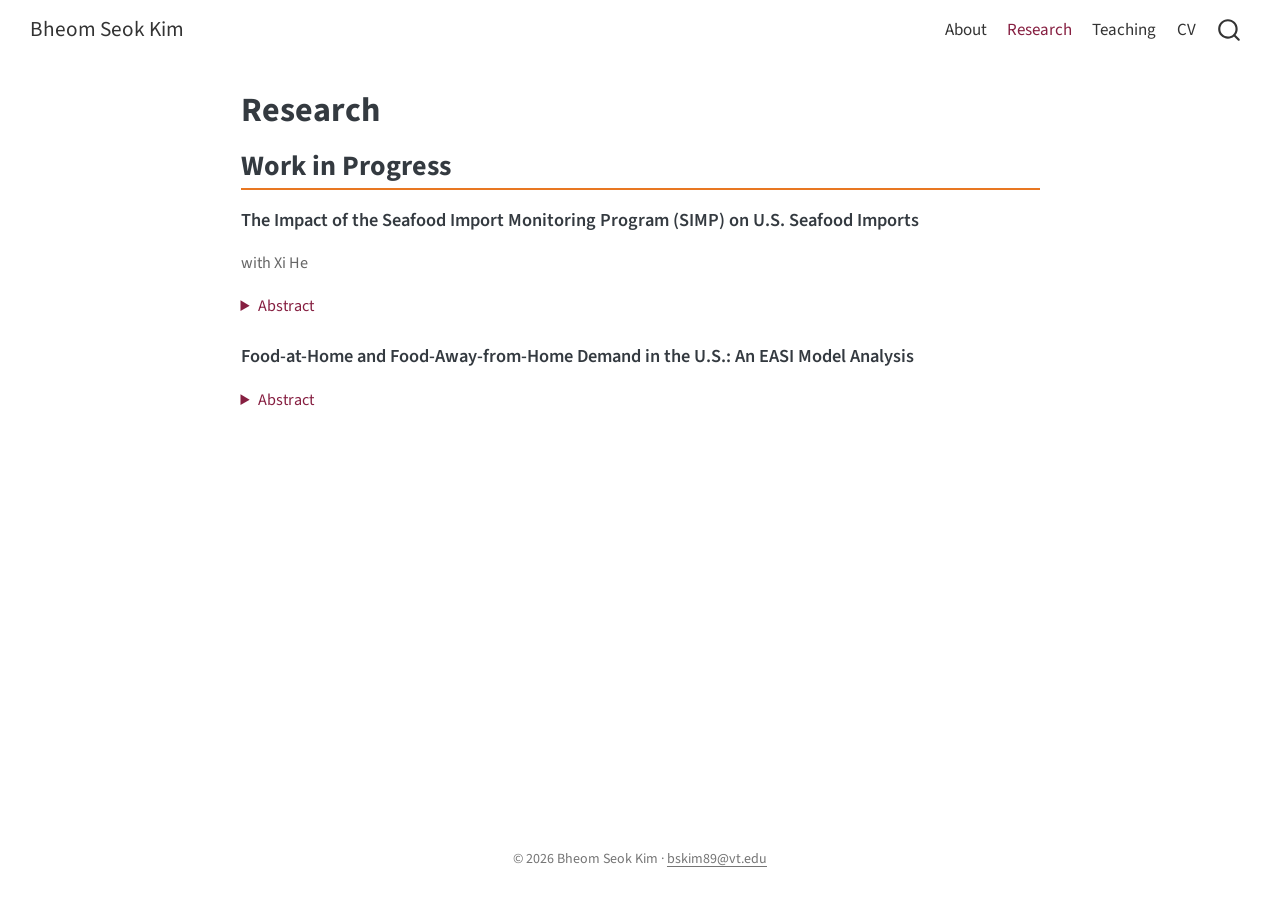
<file: docs/research.html>
<!DOCTYPE html>
<html xmlns="http://www.w3.org/1999/xhtml" lang="en" xml:lang="en"><head>

<meta charset="utf-8">
<meta name="generator" content="quarto-1.10.19">

<meta name="viewport" content="width=device-width, initial-scale=1.0, user-scalable=yes">


<title>Research – Bheom Seok Kim</title>
<style>
/* Default styles provided by pandoc.
** See https://pandoc.org/MANUAL.html#variables-for-html for config info.
*/
span.smallcaps{font-variant: small-caps;}
div.columns{display: flex; gap: 1.5em;}
div.column{flex: auto;}
@media screen {
div.columns{gap: min(4vw, 1.5em);}
div.column{overflow-x: auto;}
}
div.hanging-indent{margin-left: 1.5em; text-indent: -1.5em;}
ul.task-list{list-style: none;}
ul.task-list li input[type="checkbox"] {
  width: 0.8em;
  margin: 0 0.8em 0.2em -1em; /* quarto-specific, see https://github.com/quarto-dev/quarto-cli/issues/4556 */ 
  vertical-align: middle;
}
</style>


<script src="site_libs/quarto-nav/quarto-nav.js"></script>
<script src="site_libs/quarto-nav/headroom.min.js"></script>
<script src="site_libs/clipboard/clipboard.min.js"></script>
<script src="site_libs/quarto-search/autocomplete.umd.js"></script>
<script src="site_libs/quarto-search/fuse.min.js"></script>
<script src="site_libs/quarto-search/quarto-search.js"></script>
<meta name="quarto:offset" content="./">
<script src="site_libs/quarto-html/quarto.js" type="module"></script>
<script src="site_libs/quarto-html/tabsets/tabsets.js" type="module"></script>
<script src="site_libs/quarto-html/popper.min.js"></script>
<script src="site_libs/quarto-html/tippy.umd.min.js"></script>
<script src="site_libs/quarto-html/anchor.min.js"></script>
<link href="site_libs/quarto-html/tippy.css" rel="stylesheet">
<link href="site_libs/quarto-html/quarto-syntax-highlighting-bf27225e3a48a9273f3daa8f8e829971.css" rel="stylesheet" id="quarto-text-highlighting-styles">
<script src="site_libs/bootstrap/bootstrap.min.js"></script>
<link href="site_libs/bootstrap/bootstrap-icons.css" rel="stylesheet">
<link href="site_libs/bootstrap/bootstrap-4cffb79fec866bee3ec8b32496e6cf5a.min.css" rel="stylesheet" append-hash="true" id="quarto-bootstrap" data-mode="light">
<script id="quarto-search-options" type="application/json">{
  "location": "navbar",
  "copy-button": false,
  "collapse-after": 3,
  "panel-placement": "end",
  "type": "overlay",
  "limit": 50,
  "keyboard-shortcut": [
    "f",
    "/",
    "s"
  ],
  "show-item-context": false,
  "language": {
    "search-no-results-text": "No results",
    "search-matching-documents-text": "matching documents",
    "search-copy-link-title": "Copy link to search",
    "search-hide-matches-text": "Hide additional matches",
    "search-more-match-text": "more match in this document",
    "search-more-matches-text": "more matches in this document",
    "search-clear-button-title": "Clear",
    "search-text-placeholder": "",
    "search-detached-cancel-button-title": "Cancel",
    "search-submit-button-title": "Submit",
    "search-label": "Search"
  }
}</script>


</head>

<body class="nav-fixed fullcontent quarto-light">

<div id="quarto-search-results"></div>
  <header id="quarto-header" class="headroom fixed-top">
    <nav class="navbar navbar-expand-lg " data-bs-theme="dark">
      <div class="navbar-container container-fluid">
      <div class="navbar-brand-container mx-auto">
    <a class="navbar-brand" href="./index.html">
    <span class="navbar-title">Bheom Seok Kim</span>
    </a>
  </div>
            <div id="quarto-search" class="" title="Search"></div>
          <button class="navbar-toggler" type="button" data-bs-toggle="collapse" data-bs-target="#navbarCollapse" aria-controls="navbarCollapse" role="menu" aria-expanded="false" aria-label="Toggle navigation" onclick="if (window.quartoToggleHeadroom) { window.quartoToggleHeadroom(); }">
  <span class="navbar-toggler-icon"></span>
</button>
          <div class="collapse navbar-collapse" id="navbarCollapse">
            <ul class="navbar-nav navbar-nav-scroll ms-auto">
  <li class="nav-item">
    <a class="nav-link" href="./index.html"> 
<span class="menu-text">About</span></a>
  </li>  
  <li class="nav-item">
    <a class="nav-link active" href="./research.html" aria-current="page"> 
<span class="menu-text">Research</span></a>
  </li>  
  <li class="nav-item">
    <a class="nav-link" href="./teaching.html"> 
<span class="menu-text">Teaching</span></a>
  </li>  
  <li class="nav-item">
    <a class="nav-link" href="./cv.html"> 
<span class="menu-text">CV</span></a>
  </li>  
</ul>
          </div> <!-- /navcollapse -->
            <div class="quarto-navbar-tools">
</div>
      </div> <!-- /container-fluid -->
    </nav>
</header>
<!-- content -->
<div id="quarto-content" class="quarto-container page-columns page-rows-contents page-layout-article page-navbar">
<!-- sidebar -->
<!-- margin-sidebar -->
    
<!-- main -->
<main class="content" id="quarto-document-content">

<header id="title-block-header" class="quarto-title-block default">
<div class="quarto-title">
<h1 class="title">Research</h1>
</div>



<div class="quarto-title-meta">

    
  
    
  </div>
  


</header>


<section id="work-in-progress" class="level2">
<h2 class="anchored" data-anchor-id="work-in-progress">Work in Progress</h2>
<!-- 논문 하나를 추가하려면 아래 ::: {.paper} 블록 하나를 복사해서 붙이면 됩니다.
     PDF 링크가 생기면 [Paper](파일명.pdf) 형태로 paper-meta 줄에 넣으세요. -->
<div class="paper">
<p><span class="paper-title">The Impact of the Seafood Import Monitoring Program (SIMP) on U.S. Seafood Imports</span></p>
<p><span class="paper-meta">with Xi He</span></p>
<details>
<summary>
Abstract
</summary>
This study examines how SIMP affected U.S. seafood import value, quantity, and prices using a staggered Difference-in-Differences gravity model.
</details>
</div>
<div class="paper">
<p><span class="paper-title">Food-at-Home and Food-Away-from-Home Demand in the U.S.: An EASI Model Analysis</span></p>
<details>
<summary>
Abstract
</summary>
This project estimates price and expenditure elasticities for household food demand using the EASI framework and Consumer Expenditure Survey data.
</details>
</div>


</section>

</main> <!-- /main -->
<script id="quarto-html-after-body" type="application/javascript">
  window.document.addEventListener("DOMContentLoaded", function (event) {
    const icon = "";
    const anchorJS = new window.AnchorJS();
    anchorJS.options = {
      placement: 'right',
      icon: icon
    };
    anchorJS.add('.anchored');
    const isCodeAnnotation = (el) => {
      for (const clz of el.classList) {
        if (clz.startsWith('code-annotation-')) {                     
          return true;
        }
      }
      return false;
    }
    const onCopySuccess = function(e) {
      // button target
      const button = e.trigger;
      // don't keep focus
      button.blur();
      // flash "checked"
      button.classList.add('code-copy-button-checked');
      var currentTitle = button.getAttribute("title");
      button.setAttribute("title", "Copied!");
      let tooltip;
      if (window.bootstrap) {
        button.setAttribute("data-bs-toggle", "tooltip");
        button.setAttribute("data-bs-placement", "left");
        button.setAttribute("data-bs-title", "Copied!");
        tooltip = new bootstrap.Tooltip(button, 
          { trigger: "manual", 
            customClass: "code-copy-button-tooltip",
            offset: [0, -8]});
        tooltip.show();    
      }
      setTimeout(function() {
        if (tooltip) {
          tooltip.hide();
          button.removeAttribute("data-bs-title");
          button.removeAttribute("data-bs-toggle");
          button.removeAttribute("data-bs-placement");
        }
        button.setAttribute("title", currentTitle);
        button.classList.remove('code-copy-button-checked');
      }, 1000);
      // clear code selection
      e.clearSelection();
    }
    const getTextToCopy = function(trigger) {
      const outerScaffold = trigger.parentElement.cloneNode(true);
      const codeEl = outerScaffold.querySelector('code');
      for (const childEl of codeEl.children) {
        if (isCodeAnnotation(childEl)) {
          childEl.remove();
        }
      }
      return codeEl.innerText;
    }
    const clipboard = new window.ClipboardJS('.code-copy-button:not([data-in-quarto-modal])', {
      text: getTextToCopy
    });
    clipboard.on('success', onCopySuccess);
    if (window.document.getElementById('quarto-embedded-source-code-modal')) {
      const clipboardModal = new window.ClipboardJS('.code-copy-button[data-in-quarto-modal]', {
        text: getTextToCopy,
        container: window.document.getElementById('quarto-embedded-source-code-modal')
      });
      clipboardModal.on('success', onCopySuccess);
    }
      var localhostRegex = new RegExp(/^(?:http|https):\/\/localhost\:?[0-9]*\//);
      var mailtoRegex = new RegExp(/^mailto:/);
        var filterRegex = new RegExp("https:\/\/bskim89\.github\.io");
      var isInternal = (href) => {
          return filterRegex.test(href) || localhostRegex.test(href) || mailtoRegex.test(href);
      }
      // Inspect non-navigation links and adorn them if external
     var links = window.document.querySelectorAll('a[href]:not(.nav-link):not(.navbar-brand):not(.toc-action):not(.sidebar-link):not(.sidebar-item-toggle):not(.pagination-link):not(.no-external):not([aria-hidden]):not(.dropdown-item):not(.quarto-navigation-tool):not(.about-link)');
      for (var i=0; i<links.length; i++) {
        const link = links[i];
        if (!isInternal(link.href)) {
          // undo the damage that might have been done by quarto-nav.js in the case of
          // links that we want to consider external
          if (link.dataset.originalHref !== undefined) {
            link.href = link.dataset.originalHref;
          }
        }
      }
    function tippyHover(el, contentFn, onTriggerFn, onUntriggerFn) {
      const config = {
        allowHTML: true,
        maxWidth: 500,
        delay: 100,
        arrow: false,
        appendTo: function(el) {
            return el.parentElement;
        },
        interactive: true,
        interactiveBorder: 10,
        theme: 'quarto',
        placement: 'bottom-start',
      };
      if (contentFn) {
        config.content = contentFn;
      }
      if (onTriggerFn) {
        config.onTrigger = onTriggerFn;
      }
      if (onUntriggerFn) {
        config.onUntrigger = onUntriggerFn;
      }
      window.tippy(el, config); 
    }
    const noterefs = window.document.querySelectorAll('a[role="doc-noteref"]');
    for (var i=0; i<noterefs.length; i++) {
      const ref = noterefs[i];
      tippyHover(ref, function() {
        // use id or data attribute instead here
        let href = ref.getAttribute('data-footnote-href') || ref.getAttribute('href');
        try { href = new URL(href).hash; } catch {}
        const id = href.replace(/^#\/?/, "");
        const note = window.document.getElementById(id);
        if (note) {
          return note.innerHTML;
        } else {
          return "";
        }
      });
    }
    const xrefs = window.document.querySelectorAll('a.quarto-xref');
    const processXRef = (id, note) => {
      // Strip column container classes
      const stripColumnClz = (el) => {
        el.classList.remove("page-full", "page-columns");
        if (el.children) {
          for (const child of el.children) {
            stripColumnClz(child);
          }
        }
      }
      stripColumnClz(note)
      if (id === null || id.startsWith('sec-')) {
        // Special case sections, only their first couple elements
        const container = document.createElement("div");
        if (note.children && note.children.length > 2) {
          container.appendChild(note.children[0].cloneNode(true));
          for (let i = 1; i < note.children.length; i++) {
            const child = note.children[i];
            if (child.tagName === "P" && child.innerText === "") {
              continue;
            } else {
              container.appendChild(child.cloneNode(true));
              break;
            }
          }
          if (window.Quarto?.typesetMath) {
            window.Quarto.typesetMath(container);
          }
          return container.innerHTML
        } else {
          if (window.Quarto?.typesetMath) {
            window.Quarto.typesetMath(note);
          }
          return note.innerHTML;
        }
      } else {
        // Remove any anchor links if they are present
        const anchorLink = note.querySelector('a.anchorjs-link');
        if (anchorLink) {
          anchorLink.remove();
        }
        if (window.Quarto?.typesetMath) {
          window.Quarto.typesetMath(note);
        }
        if (note.classList.contains("callout")) {
          return note.outerHTML;
        } else {
          return note.innerHTML;
        }
      }
    }
    for (var i=0; i<xrefs.length; i++) {
      const xref = xrefs[i];
      tippyHover(xref, undefined, function(instance) {
        instance.disable();
        let url = xref.getAttribute('href');
        let hash = undefined; 
        if (url.startsWith('#')) {
          hash = url;
        } else {
          try { hash = new URL(url).hash; } catch {}
        }
        if (hash) {
          const id = hash.replace(/^#\/?/, "");
          const note = window.document.getElementById(id);
          if (note !== null) {
            try {
              const html = processXRef(id, note.cloneNode(true));
              instance.setContent(html);
            } finally {
              instance.enable();
              instance.show();
            }
          } else {
            // See if we can fetch this
            fetch(url.split('#')[0])
            .then(res => res.text())
            .then(html => {
              const parser = new DOMParser();
              const htmlDoc = parser.parseFromString(html, "text/html");
              const note = htmlDoc.getElementById(id);
              if (note !== null) {
                const html = processXRef(id, note);
                instance.setContent(html);
              } 
            }).finally(() => {
              instance.enable();
              instance.show();
            });
          }
        } else {
          // See if we can fetch a full url (with no hash to target)
          // This is a special case and we should probably do some content thinning / targeting
          fetch(url)
          .then(res => res.text())
          .then(html => {
            const parser = new DOMParser();
            const htmlDoc = parser.parseFromString(html, "text/html");
            const note = htmlDoc.querySelector('main.content');
            if (note !== null) {
              // This should only happen for chapter cross references
              // (since there is no id in the URL)
              // remove the first header
              if (note.children.length > 0 && note.children[0].tagName === "HEADER") {
                note.children[0].remove();
              }
              const html = processXRef(null, note);
              instance.setContent(html);
            } 
          }).finally(() => {
            instance.enable();
            instance.show();
          });
        }
      }, function(instance) {
      });
    }
        let selectedAnnoteEl;
        const selectorForAnnotation = ( cell, annotation) => {
          let cellAttr = 'data-code-cell="' + cell + '"';
          let lineAttr = 'data-code-annotation="' +  annotation + '"';
          const selector = 'span[' + cellAttr + '][' + lineAttr + ']';
          return selector;
        }
        const selectCodeLines = (annoteEl) => {
          const doc = window.document;
          const targetCell = annoteEl.getAttribute("data-target-cell");
          const targetAnnotation = annoteEl.getAttribute("data-target-annotation");
          const annoteSpan = window.document.querySelector(selectorForAnnotation(targetCell, targetAnnotation));
          const lines = annoteSpan.getAttribute("data-code-lines").split(",");
          const lineIds = lines.map((line) => {
            return targetCell + "-" + line;
          })
          let top = null;
          let height = null;
          let parent = null;
          if (lineIds.length > 0) {
              //compute the position of the single el (top and bottom and make a div)
              const el = window.document.getElementById(lineIds[0]);
              top = el.offsetTop;
              height = el.offsetHeight;
              parent = el.parentElement.parentElement;
            if (lineIds.length > 1) {
              const lastEl = window.document.getElementById(lineIds[lineIds.length - 1]);
              const bottom = lastEl.offsetTop + lastEl.offsetHeight;
              height = bottom - top;
            }
            if (top !== null && height !== null && parent !== null) {
              // cook up a div (if necessary) and position it 
              let div = window.document.getElementById("code-annotation-line-highlight");
              if (div === null) {
                div = window.document.createElement("div");
                div.setAttribute("id", "code-annotation-line-highlight");
                div.style.position = 'absolute';
                parent.appendChild(div);
              }
              div.style.top = top - 2 + "px";
              div.style.height = height + 4 + "px";
              div.style.left = 0;
              let gutterDiv = window.document.getElementById("code-annotation-line-highlight-gutter");
              if (gutterDiv === null) {
                gutterDiv = window.document.createElement("div");
                gutterDiv.setAttribute("id", "code-annotation-line-highlight-gutter");
                gutterDiv.style.position = 'absolute';
                const codeCell = window.document.getElementById(targetCell);
                const gutter = codeCell.querySelector('.code-annotation-gutter');
                gutter.appendChild(gutterDiv);
              }
              gutterDiv.style.top = top - 2 + "px";
              gutterDiv.style.height = height + 4 + "px";
            }
            selectedAnnoteEl = annoteEl;
          }
        };
        const unselectCodeLines = () => {
          const elementsIds = ["code-annotation-line-highlight", "code-annotation-line-highlight-gutter"];
          elementsIds.forEach((elId) => {
            const div = window.document.getElementById(elId);
            if (div) {
              div.remove();
            }
          });
          selectedAnnoteEl = undefined;
        };
          // Handle positioning of the toggle
      window.addEventListener(
        "resize",
        throttle(() => {
          elRect = undefined;
          if (selectedAnnoteEl) {
            selectCodeLines(selectedAnnoteEl);
          }
        }, 10)
      );
      function throttle(fn, ms) {
      let throttle = false;
      let timer;
        return (...args) => {
          if(!throttle) { // first call gets through
              fn.apply(this, args);
              throttle = true;
          } else { // all the others get throttled
              if(timer) clearTimeout(timer); // cancel #2
              timer = setTimeout(() => {
                fn.apply(this, args);
                timer = throttle = false;
              }, ms);
          }
        };
      }
        // Attach click handler to the DT
        const annoteDls = window.document.querySelectorAll('dt[data-target-cell]');
        for (const annoteDlNode of annoteDls) {
          annoteDlNode.addEventListener('click', (event) => {
            const clickedEl = event.target;
            if (clickedEl !== selectedAnnoteEl) {
              unselectCodeLines();
              const activeEl = window.document.querySelector('dt[data-target-cell].code-annotation-active');
              if (activeEl) {
                activeEl.classList.remove('code-annotation-active');
              }
              selectCodeLines(clickedEl);
              clickedEl.classList.add('code-annotation-active');
            } else {
              // Unselect the line
              unselectCodeLines();
              clickedEl.classList.remove('code-annotation-active');
            }
          });
        }
    const findCites = (el) => {
      const parentEl = el.parentElement;
      if (parentEl) {
        const cites = parentEl.dataset.cites;
        if (cites) {
          return {
            el,
            cites: cites.split(' ')
          };
        } else {
          return findCites(el.parentElement)
        }
      } else {
        return undefined;
      }
    };
    var bibliorefs = window.document.querySelectorAll('a[role="doc-biblioref"]');
    for (var i=0; i<bibliorefs.length; i++) {
      const ref = bibliorefs[i];
      const citeInfo = findCites(ref);
      if (citeInfo) {
        tippyHover(citeInfo.el, function() {
          var popup = window.document.createElement('div');
          citeInfo.cites.forEach(function(cite) {
            var citeDiv = window.document.createElement('div');
            citeDiv.classList.add('hanging-indent');
            citeDiv.classList.add('csl-entry');
            var biblioDiv = window.document.getElementById('ref-' + cite);
            if (biblioDiv) {
              citeDiv.innerHTML = biblioDiv.innerHTML;
            }
            popup.appendChild(citeDiv);
          });
          return popup.innerHTML;
        });
      }
    }
  });
  </script>
</div> <!-- /content -->
<footer class="footer">
  <div class="nav-footer">
    <div class="nav-footer-left">
      &nbsp;
    </div>   
    <div class="nav-footer-center">
<p>© 2026 Bheom Seok Kim · <a href="mailto:bskim89@vt.edu">bskim89@vt.edu</a></p>
</div>
    <div class="nav-footer-right">
      &nbsp;
    </div>
  </div>
</footer>




</body></html>
</file>
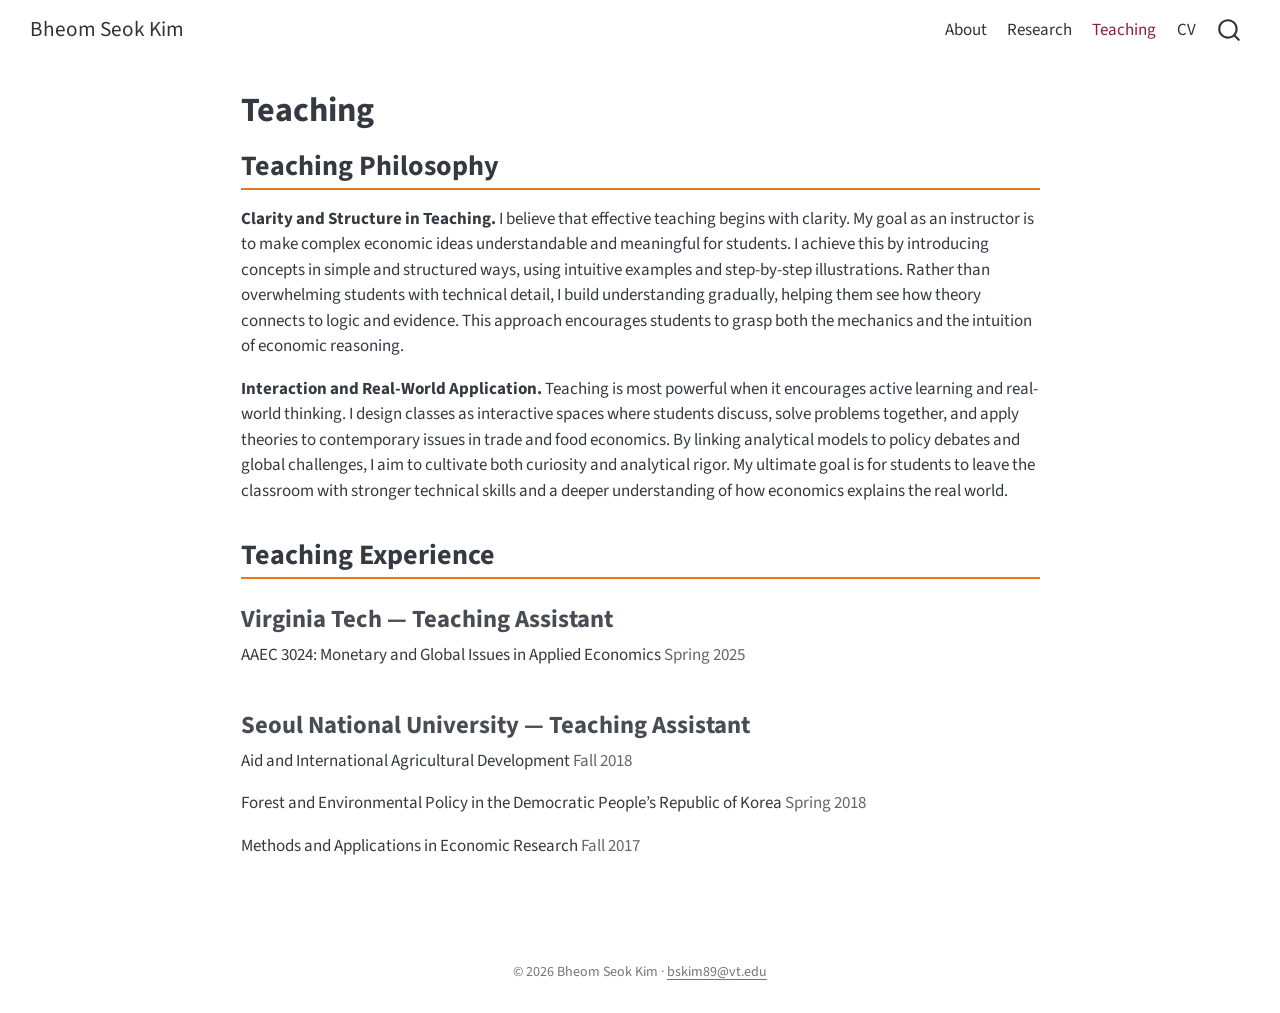
<file: docs/teaching.html>
<!DOCTYPE html>
<html xmlns="http://www.w3.org/1999/xhtml" lang="en" xml:lang="en"><head>

<meta charset="utf-8">
<meta name="generator" content="quarto-1.10.19">

<meta name="viewport" content="width=device-width, initial-scale=1.0, user-scalable=yes">


<title>Teaching – Bheom Seok Kim</title>
<style>
/* Default styles provided by pandoc.
** See https://pandoc.org/MANUAL.html#variables-for-html for config info.
*/
span.smallcaps{font-variant: small-caps;}
div.columns{display: flex; gap: 1.5em;}
div.column{flex: auto;}
@media screen {
div.columns{gap: min(4vw, 1.5em);}
div.column{overflow-x: auto;}
}
div.hanging-indent{margin-left: 1.5em; text-indent: -1.5em;}
ul.task-list{list-style: none;}
ul.task-list li input[type="checkbox"] {
  width: 0.8em;
  margin: 0 0.8em 0.2em -1em; /* quarto-specific, see https://github.com/quarto-dev/quarto-cli/issues/4556 */ 
  vertical-align: middle;
}
</style>


<script src="site_libs/quarto-nav/quarto-nav.js"></script>
<script src="site_libs/quarto-nav/headroom.min.js"></script>
<script src="site_libs/clipboard/clipboard.min.js"></script>
<script src="site_libs/quarto-search/autocomplete.umd.js"></script>
<script src="site_libs/quarto-search/fuse.min.js"></script>
<script src="site_libs/quarto-search/quarto-search.js"></script>
<meta name="quarto:offset" content="./">
<script src="site_libs/quarto-html/quarto.js" type="module"></script>
<script src="site_libs/quarto-html/tabsets/tabsets.js" type="module"></script>
<script src="site_libs/quarto-html/popper.min.js"></script>
<script src="site_libs/quarto-html/tippy.umd.min.js"></script>
<script src="site_libs/quarto-html/anchor.min.js"></script>
<link href="site_libs/quarto-html/tippy.css" rel="stylesheet">
<link href="site_libs/quarto-html/quarto-syntax-highlighting-bf27225e3a48a9273f3daa8f8e829971.css" rel="stylesheet" id="quarto-text-highlighting-styles">
<script src="site_libs/bootstrap/bootstrap.min.js"></script>
<link href="site_libs/bootstrap/bootstrap-icons.css" rel="stylesheet">
<link href="site_libs/bootstrap/bootstrap-4cffb79fec866bee3ec8b32496e6cf5a.min.css" rel="stylesheet" append-hash="true" id="quarto-bootstrap" data-mode="light">
<script id="quarto-search-options" type="application/json">{
  "location": "navbar",
  "copy-button": false,
  "collapse-after": 3,
  "panel-placement": "end",
  "type": "overlay",
  "limit": 50,
  "keyboard-shortcut": [
    "f",
    "/",
    "s"
  ],
  "show-item-context": false,
  "language": {
    "search-no-results-text": "No results",
    "search-matching-documents-text": "matching documents",
    "search-copy-link-title": "Copy link to search",
    "search-hide-matches-text": "Hide additional matches",
    "search-more-match-text": "more match in this document",
    "search-more-matches-text": "more matches in this document",
    "search-clear-button-title": "Clear",
    "search-text-placeholder": "",
    "search-detached-cancel-button-title": "Cancel",
    "search-submit-button-title": "Submit",
    "search-label": "Search"
  }
}</script>


</head>

<body class="nav-fixed fullcontent quarto-light">

<div id="quarto-search-results"></div>
  <header id="quarto-header" class="headroom fixed-top">
    <nav class="navbar navbar-expand-lg " data-bs-theme="dark">
      <div class="navbar-container container-fluid">
      <div class="navbar-brand-container mx-auto">
    <a class="navbar-brand" href="./index.html">
    <span class="navbar-title">Bheom Seok Kim</span>
    </a>
  </div>
            <div id="quarto-search" class="" title="Search"></div>
          <button class="navbar-toggler" type="button" data-bs-toggle="collapse" data-bs-target="#navbarCollapse" aria-controls="navbarCollapse" role="menu" aria-expanded="false" aria-label="Toggle navigation" onclick="if (window.quartoToggleHeadroom) { window.quartoToggleHeadroom(); }">
  <span class="navbar-toggler-icon"></span>
</button>
          <div class="collapse navbar-collapse" id="navbarCollapse">
            <ul class="navbar-nav navbar-nav-scroll ms-auto">
  <li class="nav-item">
    <a class="nav-link" href="./index.html"> 
<span class="menu-text">About</span></a>
  </li>  
  <li class="nav-item">
    <a class="nav-link" href="./research.html"> 
<span class="menu-text">Research</span></a>
  </li>  
  <li class="nav-item">
    <a class="nav-link active" href="./teaching.html" aria-current="page"> 
<span class="menu-text">Teaching</span></a>
  </li>  
  <li class="nav-item">
    <a class="nav-link" href="./cv.html"> 
<span class="menu-text">CV</span></a>
  </li>  
</ul>
          </div> <!-- /navcollapse -->
            <div class="quarto-navbar-tools">
</div>
      </div> <!-- /container-fluid -->
    </nav>
</header>
<!-- content -->
<div id="quarto-content" class="quarto-container page-columns page-rows-contents page-layout-article page-navbar">
<!-- sidebar -->
<!-- margin-sidebar -->
    
<!-- main -->
<main class="content" id="quarto-document-content">

<header id="title-block-header" class="quarto-title-block default">
<div class="quarto-title">
<h1 class="title">Teaching</h1>
</div>



<div class="quarto-title-meta">

    
  
    
  </div>
  


</header>


<section id="teaching-philosophy" class="level2">
<h2 class="anchored" data-anchor-id="teaching-philosophy">Teaching Philosophy</h2>
<p><strong>Clarity and Structure in Teaching.</strong> I believe that effective teaching begins with clarity. My goal as an instructor is to make complex economic ideas understandable and meaningful for students. I achieve this by introducing concepts in simple and structured ways, using intuitive examples and step-by-step illustrations. Rather than overwhelming students with technical detail, I build understanding gradually, helping them see how theory connects to logic and evidence. This approach encourages students to grasp both the mechanics and the intuition of economic reasoning.</p>
<p><strong>Interaction and Real-World Application.</strong> Teaching is most powerful when it encourages active learning and real-world thinking. I design classes as interactive spaces where students discuss, solve problems together, and apply theories to contemporary issues in trade and food economics. By linking analytical models to policy debates and global challenges, I aim to cultivate both curiosity and analytical rigor. My ultimate goal is for students to leave the classroom with stronger technical skills and a deeper understanding of how economics explains the real world.</p>
</section>
<section id="teaching-experience" class="level2">
<h2 class="anchored" data-anchor-id="teaching-experience">Teaching Experience</h2>
<section id="virginia-tech-teaching-assistant" class="level3">
<h3 class="anchored" data-anchor-id="virginia-tech-teaching-assistant">Virginia Tech — Teaching Assistant</h3>
<div class="course">
<p><span>AAEC 3024: Monetary and Global Issues in Applied Economics</span> <span class="term">Spring 2025</span></p>
</div>
</section>
<section id="seoul-national-university-teaching-assistant" class="level3">
<h3 class="anchored" data-anchor-id="seoul-national-university-teaching-assistant">Seoul National University — Teaching Assistant</h3>
<div class="course">
<p><span>Aid and International Agricultural Development</span> <span class="term">Fall 2018</span></p>
</div>
<div class="course">
<p><span>Forest and Environmental Policy in the Democratic People’s Republic of Korea</span> <span class="term">Spring 2018</span></p>
</div>
<div class="course">
<p><span>Methods and Applications in Economic Research</span> <span class="term">Fall 2017</span></p>
</div>


</section>
</section>

</main> <!-- /main -->
<script id="quarto-html-after-body" type="application/javascript">
  window.document.addEventListener("DOMContentLoaded", function (event) {
    const icon = "";
    const anchorJS = new window.AnchorJS();
    anchorJS.options = {
      placement: 'right',
      icon: icon
    };
    anchorJS.add('.anchored');
    const isCodeAnnotation = (el) => {
      for (const clz of el.classList) {
        if (clz.startsWith('code-annotation-')) {                     
          return true;
        }
      }
      return false;
    }
    const onCopySuccess = function(e) {
      // button target
      const button = e.trigger;
      // don't keep focus
      button.blur();
      // flash "checked"
      button.classList.add('code-copy-button-checked');
      var currentTitle = button.getAttribute("title");
      button.setAttribute("title", "Copied!");
      let tooltip;
      if (window.bootstrap) {
        button.setAttribute("data-bs-toggle", "tooltip");
        button.setAttribute("data-bs-placement", "left");
        button.setAttribute("data-bs-title", "Copied!");
        tooltip = new bootstrap.Tooltip(button, 
          { trigger: "manual", 
            customClass: "code-copy-button-tooltip",
            offset: [0, -8]});
        tooltip.show();    
      }
      setTimeout(function() {
        if (tooltip) {
          tooltip.hide();
          button.removeAttribute("data-bs-title");
          button.removeAttribute("data-bs-toggle");
          button.removeAttribute("data-bs-placement");
        }
        button.setAttribute("title", currentTitle);
        button.classList.remove('code-copy-button-checked');
      }, 1000);
      // clear code selection
      e.clearSelection();
    }
    const getTextToCopy = function(trigger) {
      const outerScaffold = trigger.parentElement.cloneNode(true);
      const codeEl = outerScaffold.querySelector('code');
      for (const childEl of codeEl.children) {
        if (isCodeAnnotation(childEl)) {
          childEl.remove();
        }
      }
      return codeEl.innerText;
    }
    const clipboard = new window.ClipboardJS('.code-copy-button:not([data-in-quarto-modal])', {
      text: getTextToCopy
    });
    clipboard.on('success', onCopySuccess);
    if (window.document.getElementById('quarto-embedded-source-code-modal')) {
      const clipboardModal = new window.ClipboardJS('.code-copy-button[data-in-quarto-modal]', {
        text: getTextToCopy,
        container: window.document.getElementById('quarto-embedded-source-code-modal')
      });
      clipboardModal.on('success', onCopySuccess);
    }
      var localhostRegex = new RegExp(/^(?:http|https):\/\/localhost\:?[0-9]*\//);
      var mailtoRegex = new RegExp(/^mailto:/);
        var filterRegex = new RegExp("https:\/\/bskim89\.github\.io");
      var isInternal = (href) => {
          return filterRegex.test(href) || localhostRegex.test(href) || mailtoRegex.test(href);
      }
      // Inspect non-navigation links and adorn them if external
     var links = window.document.querySelectorAll('a[href]:not(.nav-link):not(.navbar-brand):not(.toc-action):not(.sidebar-link):not(.sidebar-item-toggle):not(.pagination-link):not(.no-external):not([aria-hidden]):not(.dropdown-item):not(.quarto-navigation-tool):not(.about-link)');
      for (var i=0; i<links.length; i++) {
        const link = links[i];
        if (!isInternal(link.href)) {
          // undo the damage that might have been done by quarto-nav.js in the case of
          // links that we want to consider external
          if (link.dataset.originalHref !== undefined) {
            link.href = link.dataset.originalHref;
          }
        }
      }
    function tippyHover(el, contentFn, onTriggerFn, onUntriggerFn) {
      const config = {
        allowHTML: true,
        maxWidth: 500,
        delay: 100,
        arrow: false,
        appendTo: function(el) {
            return el.parentElement;
        },
        interactive: true,
        interactiveBorder: 10,
        theme: 'quarto',
        placement: 'bottom-start',
      };
      if (contentFn) {
        config.content = contentFn;
      }
      if (onTriggerFn) {
        config.onTrigger = onTriggerFn;
      }
      if (onUntriggerFn) {
        config.onUntrigger = onUntriggerFn;
      }
      window.tippy(el, config); 
    }
    const noterefs = window.document.querySelectorAll('a[role="doc-noteref"]');
    for (var i=0; i<noterefs.length; i++) {
      const ref = noterefs[i];
      tippyHover(ref, function() {
        // use id or data attribute instead here
        let href = ref.getAttribute('data-footnote-href') || ref.getAttribute('href');
        try { href = new URL(href).hash; } catch {}
        const id = href.replace(/^#\/?/, "");
        const note = window.document.getElementById(id);
        if (note) {
          return note.innerHTML;
        } else {
          return "";
        }
      });
    }
    const xrefs = window.document.querySelectorAll('a.quarto-xref');
    const processXRef = (id, note) => {
      // Strip column container classes
      const stripColumnClz = (el) => {
        el.classList.remove("page-full", "page-columns");
        if (el.children) {
          for (const child of el.children) {
            stripColumnClz(child);
          }
        }
      }
      stripColumnClz(note)
      if (id === null || id.startsWith('sec-')) {
        // Special case sections, only their first couple elements
        const container = document.createElement("div");
        if (note.children && note.children.length > 2) {
          container.appendChild(note.children[0].cloneNode(true));
          for (let i = 1; i < note.children.length; i++) {
            const child = note.children[i];
            if (child.tagName === "P" && child.innerText === "") {
              continue;
            } else {
              container.appendChild(child.cloneNode(true));
              break;
            }
          }
          if (window.Quarto?.typesetMath) {
            window.Quarto.typesetMath(container);
          }
          return container.innerHTML
        } else {
          if (window.Quarto?.typesetMath) {
            window.Quarto.typesetMath(note);
          }
          return note.innerHTML;
        }
      } else {
        // Remove any anchor links if they are present
        const anchorLink = note.querySelector('a.anchorjs-link');
        if (anchorLink) {
          anchorLink.remove();
        }
        if (window.Quarto?.typesetMath) {
          window.Quarto.typesetMath(note);
        }
        if (note.classList.contains("callout")) {
          return note.outerHTML;
        } else {
          return note.innerHTML;
        }
      }
    }
    for (var i=0; i<xrefs.length; i++) {
      const xref = xrefs[i];
      tippyHover(xref, undefined, function(instance) {
        instance.disable();
        let url = xref.getAttribute('href');
        let hash = undefined; 
        if (url.startsWith('#')) {
          hash = url;
        } else {
          try { hash = new URL(url).hash; } catch {}
        }
        if (hash) {
          const id = hash.replace(/^#\/?/, "");
          const note = window.document.getElementById(id);
          if (note !== null) {
            try {
              const html = processXRef(id, note.cloneNode(true));
              instance.setContent(html);
            } finally {
              instance.enable();
              instance.show();
            }
          } else {
            // See if we can fetch this
            fetch(url.split('#')[0])
            .then(res => res.text())
            .then(html => {
              const parser = new DOMParser();
              const htmlDoc = parser.parseFromString(html, "text/html");
              const note = htmlDoc.getElementById(id);
              if (note !== null) {
                const html = processXRef(id, note);
                instance.setContent(html);
              } 
            }).finally(() => {
              instance.enable();
              instance.show();
            });
          }
        } else {
          // See if we can fetch a full url (with no hash to target)
          // This is a special case and we should probably do some content thinning / targeting
          fetch(url)
          .then(res => res.text())
          .then(html => {
            const parser = new DOMParser();
            const htmlDoc = parser.parseFromString(html, "text/html");
            const note = htmlDoc.querySelector('main.content');
            if (note !== null) {
              // This should only happen for chapter cross references
              // (since there is no id in the URL)
              // remove the first header
              if (note.children.length > 0 && note.children[0].tagName === "HEADER") {
                note.children[0].remove();
              }
              const html = processXRef(null, note);
              instance.setContent(html);
            } 
          }).finally(() => {
            instance.enable();
            instance.show();
          });
        }
      }, function(instance) {
      });
    }
        let selectedAnnoteEl;
        const selectorForAnnotation = ( cell, annotation) => {
          let cellAttr = 'data-code-cell="' + cell + '"';
          let lineAttr = 'data-code-annotation="' +  annotation + '"';
          const selector = 'span[' + cellAttr + '][' + lineAttr + ']';
          return selector;
        }
        const selectCodeLines = (annoteEl) => {
          const doc = window.document;
          const targetCell = annoteEl.getAttribute("data-target-cell");
          const targetAnnotation = annoteEl.getAttribute("data-target-annotation");
          const annoteSpan = window.document.querySelector(selectorForAnnotation(targetCell, targetAnnotation));
          const lines = annoteSpan.getAttribute("data-code-lines").split(",");
          const lineIds = lines.map((line) => {
            return targetCell + "-" + line;
          })
          let top = null;
          let height = null;
          let parent = null;
          if (lineIds.length > 0) {
              //compute the position of the single el (top and bottom and make a div)
              const el = window.document.getElementById(lineIds[0]);
              top = el.offsetTop;
              height = el.offsetHeight;
              parent = el.parentElement.parentElement;
            if (lineIds.length > 1) {
              const lastEl = window.document.getElementById(lineIds[lineIds.length - 1]);
              const bottom = lastEl.offsetTop + lastEl.offsetHeight;
              height = bottom - top;
            }
            if (top !== null && height !== null && parent !== null) {
              // cook up a div (if necessary) and position it 
              let div = window.document.getElementById("code-annotation-line-highlight");
              if (div === null) {
                div = window.document.createElement("div");
                div.setAttribute("id", "code-annotation-line-highlight");
                div.style.position = 'absolute';
                parent.appendChild(div);
              }
              div.style.top = top - 2 + "px";
              div.style.height = height + 4 + "px";
              div.style.left = 0;
              let gutterDiv = window.document.getElementById("code-annotation-line-highlight-gutter");
              if (gutterDiv === null) {
                gutterDiv = window.document.createElement("div");
                gutterDiv.setAttribute("id", "code-annotation-line-highlight-gutter");
                gutterDiv.style.position = 'absolute';
                const codeCell = window.document.getElementById(targetCell);
                const gutter = codeCell.querySelector('.code-annotation-gutter');
                gutter.appendChild(gutterDiv);
              }
              gutterDiv.style.top = top - 2 + "px";
              gutterDiv.style.height = height + 4 + "px";
            }
            selectedAnnoteEl = annoteEl;
          }
        };
        const unselectCodeLines = () => {
          const elementsIds = ["code-annotation-line-highlight", "code-annotation-line-highlight-gutter"];
          elementsIds.forEach((elId) => {
            const div = window.document.getElementById(elId);
            if (div) {
              div.remove();
            }
          });
          selectedAnnoteEl = undefined;
        };
          // Handle positioning of the toggle
      window.addEventListener(
        "resize",
        throttle(() => {
          elRect = undefined;
          if (selectedAnnoteEl) {
            selectCodeLines(selectedAnnoteEl);
          }
        }, 10)
      );
      function throttle(fn, ms) {
      let throttle = false;
      let timer;
        return (...args) => {
          if(!throttle) { // first call gets through
              fn.apply(this, args);
              throttle = true;
          } else { // all the others get throttled
              if(timer) clearTimeout(timer); // cancel #2
              timer = setTimeout(() => {
                fn.apply(this, args);
                timer = throttle = false;
              }, ms);
          }
        };
      }
        // Attach click handler to the DT
        const annoteDls = window.document.querySelectorAll('dt[data-target-cell]');
        for (const annoteDlNode of annoteDls) {
          annoteDlNode.addEventListener('click', (event) => {
            const clickedEl = event.target;
            if (clickedEl !== selectedAnnoteEl) {
              unselectCodeLines();
              const activeEl = window.document.querySelector('dt[data-target-cell].code-annotation-active');
              if (activeEl) {
                activeEl.classList.remove('code-annotation-active');
              }
              selectCodeLines(clickedEl);
              clickedEl.classList.add('code-annotation-active');
            } else {
              // Unselect the line
              unselectCodeLines();
              clickedEl.classList.remove('code-annotation-active');
            }
          });
        }
    const findCites = (el) => {
      const parentEl = el.parentElement;
      if (parentEl) {
        const cites = parentEl.dataset.cites;
        if (cites) {
          return {
            el,
            cites: cites.split(' ')
          };
        } else {
          return findCites(el.parentElement)
        }
      } else {
        return undefined;
      }
    };
    var bibliorefs = window.document.querySelectorAll('a[role="doc-biblioref"]');
    for (var i=0; i<bibliorefs.length; i++) {
      const ref = bibliorefs[i];
      const citeInfo = findCites(ref);
      if (citeInfo) {
        tippyHover(citeInfo.el, function() {
          var popup = window.document.createElement('div');
          citeInfo.cites.forEach(function(cite) {
            var citeDiv = window.document.createElement('div');
            citeDiv.classList.add('hanging-indent');
            citeDiv.classList.add('csl-entry');
            var biblioDiv = window.document.getElementById('ref-' + cite);
            if (biblioDiv) {
              citeDiv.innerHTML = biblioDiv.innerHTML;
            }
            popup.appendChild(citeDiv);
          });
          return popup.innerHTML;
        });
      }
    }
  });
  </script>
</div> <!-- /content -->
<footer class="footer">
  <div class="nav-footer">
    <div class="nav-footer-left">
      &nbsp;
    </div>   
    <div class="nav-footer-center">
<p>© 2026 Bheom Seok Kim · <a href="mailto:bskim89@vt.edu">bskim89@vt.edu</a></p>
</div>
    <div class="nav-footer-right">
      &nbsp;
    </div>
  </div>
</footer>




</body></html>
</file>
<file: docs/site_libs/quarto-html/tippy.css>
.tippy-box[data-animation=fade][data-state=hidden]{opacity:0}[data-tippy-root]{max-width:calc(100vw - 10px)}.tippy-box{position:relative;background-color:#333;color:#fff;border-radius:4px;font-size:14px;line-height:1.4;white-space:normal;outline:0;transition-property:transform,visibility,opacity}.tippy-box[data-placement^=top]>.tippy-arrow{bottom:0}.tippy-box[data-placement^=top]>.tippy-arrow:before{bottom:-7px;left:0;border-width:8px 8px 0;border-top-color:initial;transform-origin:center top}.tippy-box[data-placement^=bottom]>.tippy-arrow{top:0}.tippy-box[data-placement^=bottom]>.tippy-arrow:before{top:-7px;left:0;border-width:0 8px 8px;border-bottom-color:initial;transform-origin:center bottom}.tippy-box[data-placement^=left]>.tippy-arrow{right:0}.tippy-box[data-placement^=left]>.tippy-arrow:before{border-width:8px 0 8px 8px;border-left-color:initial;right:-7px;transform-origin:center left}.tippy-box[data-placement^=right]>.tippy-arrow{left:0}.tippy-box[data-placement^=right]>.tippy-arrow:before{left:-7px;border-width:8px 8px 8px 0;border-right-color:initial;transform-origin:center right}.tippy-box[data-inertia][data-state=visible]{transition-timing-function:cubic-bezier(.54,1.5,.38,1.11)}.tippy-arrow{width:16px;height:16px;color:#333}.tippy-arrow:before{content:"";position:absolute;border-color:transparent;border-style:solid}.tippy-content{position:relative;padding:5px 9px;z-index:1}
</file>
<file: docs/site_libs/quarto-html/quarto-syntax-highlighting-bf27225e3a48a9273f3daa8f8e829971.css>
/* quarto syntax highlight colors */
:root {
  --quarto-hl-ot-color: #003B4F;
  --quarto-hl-at-color: #657422;
  --quarto-hl-ss-color: #20794D;
  --quarto-hl-an-color: #5E5E5E;
  --quarto-hl-fu-color: #4758AB;
  --quarto-hl-st-color: #20794D;
  --quarto-hl-cf-color: #003B4F;
  --quarto-hl-op-color: #5E5E5E;
  --quarto-hl-er-color: #AD0000;
  --quarto-hl-bn-color: #AD0000;
  --quarto-hl-al-color: #AD0000;
  --quarto-hl-va-color: #111111;
  --quarto-hl-bu-color: inherit;
  --quarto-hl-ex-color: inherit;
  --quarto-hl-pp-color: #AD0000;
  --quarto-hl-in-color: #5E5E5E;
  --quarto-hl-vs-color: #20794D;
  --quarto-hl-wa-color: #5E5E5E;
  --quarto-hl-do-color: #5E5E5E;
  --quarto-hl-im-color: #00769E;
  --quarto-hl-ch-color: #20794D;
  --quarto-hl-dt-color: #AD0000;
  --quarto-hl-fl-color: #AD0000;
  --quarto-hl-co-color: #5E5E5E;
  --quarto-hl-cv-color: #5E5E5E;
  --quarto-hl-cn-color: #8f5902;
  --quarto-hl-sc-color: #5E5E5E;
  --quarto-hl-dv-color: #AD0000;
  --quarto-hl-kw-color: #003B4F;
}

/* other quarto variables */
:root {
  --quarto-font-monospace: SFMono-Regular, Menlo, Monaco, Consolas, "Liberation Mono", "Courier New", monospace;
}

/* syntax highlight based on Pandoc's rules */
pre > code.sourceCode > span {
  color: #003B4F;
}

code.sourceCode > span {
  color: #003B4F;
}

div.sourceCode,
div.sourceCode pre.sourceCode {
  color: #003B4F;
}

/* Normal */
code span {
  color: #003B4F;
}

/* Alert */
code span.al {
  color: #AD0000;
  font-style: inherit;
}

/* Annotation */
code span.an {
  color: #5E5E5E;
  font-style: inherit;
}

/* Attribute */
code span.at {
  color: #657422;
  font-style: inherit;
}

/* BaseN */
code span.bn {
  color: #AD0000;
  font-style: inherit;
}

/* BuiltIn */
code span.bu {
  font-style: inherit;
}

/* ControlFlow */
code span.cf {
  color: #003B4F;
  font-weight: bold;
  font-style: inherit;
}

/* Char */
code span.ch {
  color: #20794D;
  font-style: inherit;
}

/* Constant */
code span.cn {
  color: #8f5902;
  font-style: inherit;
}

/* Comment */
code span.co {
  color: #5E5E5E;
  font-style: inherit;
}

/* CommentVar */
code span.cv {
  color: #5E5E5E;
  font-style: italic;
}

/* Documentation */
code span.do {
  color: #5E5E5E;
  font-style: italic;
}

/* DataType */
code span.dt {
  color: #AD0000;
  font-style: inherit;
}

/* DecVal */
code span.dv {
  color: #AD0000;
  font-style: inherit;
}

/* Error */
code span.er {
  color: #AD0000;
  font-style: inherit;
}

/* Extension */
code span.ex {
  font-style: inherit;
}

/* Float */
code span.fl {
  color: #AD0000;
  font-style: inherit;
}

/* Function */
code span.fu {
  color: #4758AB;
  font-style: inherit;
}

/* Import */
code span.im {
  color: #00769E;
  font-style: inherit;
}

/* Information */
code span.in {
  color: #5E5E5E;
  font-style: inherit;
}

/* Keyword */
code span.kw {
  color: #003B4F;
  font-weight: bold;
  font-style: inherit;
}

/* Operator */
code span.op {
  color: #5E5E5E;
  font-style: inherit;
}

/* Other */
code span.ot {
  color: #003B4F;
  font-style: inherit;
}

/* Preprocessor */
code span.pp {
  color: #AD0000;
  font-style: inherit;
}

/* SpecialChar */
code span.sc {
  color: #5E5E5E;
  font-style: inherit;
}

/* SpecialString */
code span.ss {
  color: #20794D;
  font-style: inherit;
}

/* String */
code span.st {
  color: #20794D;
  font-style: inherit;
}

/* Variable */
code span.va {
  color: #111111;
  font-style: inherit;
}

/* VerbatimString */
code span.vs {
  color: #20794D;
  font-style: inherit;
}

/* Warning */
code span.wa {
  color: #5E5E5E;
  font-style: italic;
}

.prevent-inlining {
  content: "</";
}

/*# sourceMappingURL=8be38f48d34c45af72792cbd699585e7.css.map */
</file>
